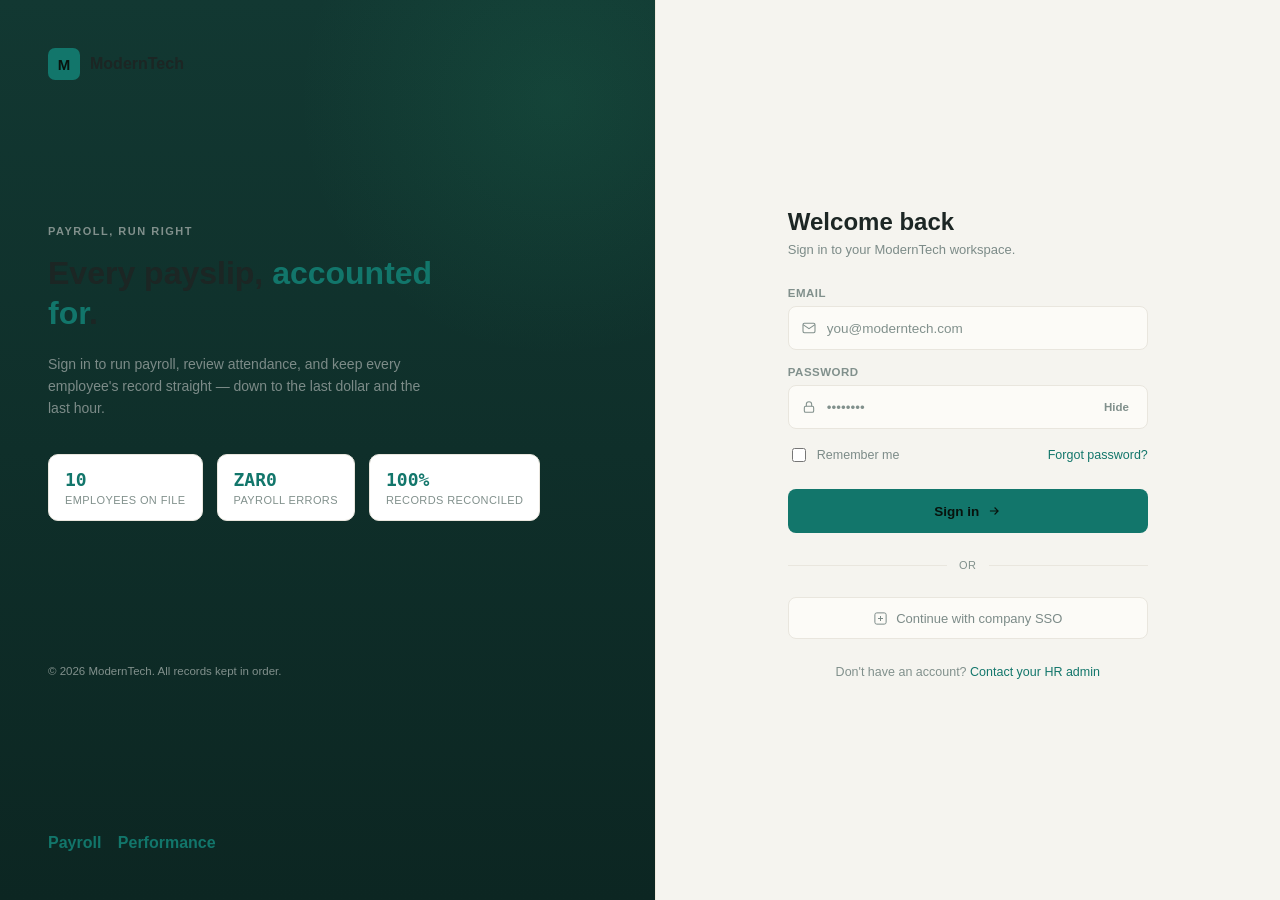
<file: index.html>
<!DOCTYPE html>
<html lang="en">
<head>
<meta charset="UTF-8" />
<meta name="viewport" content="width=device-width, initial-scale=1.0" />
<title>ModernTech — Sign in</title>
<style>
  :root {


  --primary: #12766B;
  --primary-dark: #0D2E2A;
  --primary-light: #E6F5F2;
  --accent: #EF7D5C;
  --accent-light: #FDE6DD;


  --success: #22A35D;
  --success-light: #DFF5E6;
  --danger: #D5493A;
  --danger-light: #FBE6E3;
  --warning: #E2942A;
  --warning-light: #FDECD2;


  --bg: #F5F4EF;
  --card: #FFFFFF;
  --text: #1C2624;
  --muted: #7C8B88;
  --border: #E9E6DE;


  --sidebar-bg: linear-gradient(180deg, #123832 0%, #0C2622 100%);
  --sidebar-text: rgba(255, 255, 255, 0.68);
  --sidebar-text-active: #FFFFFF;


  --shadow: 0 8px 24px rgba(18, 46, 42, 0.06);
  --shadow-hover: 0 16px 36px rgba(18, 46, 42, 0.1);
  --radius: 18px;


  --sidebar-width: 240px;
  --sidebar-collapsed-width: 78px;


  --font-display: "Fraunces", serif;
  --font-body: "Inter", sans-serif;

  /* compatibility aliases for existing styles */
  --sidebar: var(--sidebar-bg);
  --card-raised: #FCFBF7;
  --line: var(--border);
  --line-soft: #EFE9DD;
  --emerald: var(--primary);
  --emerald-dim: var(--primary-dark);
  --amber: var(--warning);
  --red: var(--danger);
  --text-soft: var(--muted);
  --text-faint: #81908C;
} 

  *{ box-sizing:border-box; }

  html, body{ height:100%; }

  body{
    margin:0;
    background: var(--bg);
    color: var(--text);
    font-family: 'Inter', sans-serif;
    -webkit-font-smoothing: antialiased;
  }

  .screen{
    display:grid;
    grid-template-columns: 1.05fr 1fr;
    min-height:100vh;
  }

  /* Left brand panel */
  .brand-panel{
    background: var(--sidebar);
    border-right: 1px solid var(--line-soft);
    padding: 48px;
    display:flex;
    flex-direction:column;
    justify-content:space-between;
    position:relative;
    overflow:hidden;
  }

  .brand-panel::before{
    content:'';
    position:absolute;
    width:520px; height:520px;
    border-radius:50%;
    background: radial-gradient(circle, rgba(47,191,131,0.10), transparent 70%);
    top:-160px; right:-160px;
  }

  .brand{
    display:flex;
    align-items:center;
    gap:10px;
    position:relative;
    z-index:1;
  }
  .brand-mark{
    width:32px; height:32px;
    border-radius:7px;
    background: var(--emerald);
    display:flex; align-items:center; justify-content:center;
    font-family:'Space Grotesk', sans-serif;
    font-weight:700;
    color:#08130D;
    font-size:15px;
  }
  .brand-name{
    font-family:'Space Grotesk', sans-serif;
    font-weight:600;
    font-size:16px;
  }

  .brand-statement{
    position:relative;
    z-index:1;
  }

  .brand-eyebrow{
    font-size:11px;
    text-transform:uppercase;
    letter-spacing:1.5px;
    color: var(--text-faint);
    font-weight:600;
    margin-bottom: 16px;
  }

  .brand-headline{
    font-family:'Space Grotesk', sans-serif;
    font-size:32px;
    font-weight:600;
    line-height:1.25;
    max-width: 420px;
    margin: 0 0 20px;
  }
  .brand-headline .accent{ color: var(--emerald); }

  .brand-copy{
    font-size:14px;
    color: var(--text-soft);
    max-width: 380px;
    line-height:1.6;
  }

  .stat-row{
    display:flex;
    gap: 14px;
    margin-top: 34px;
    position:relative;
    z-index:1;
    flex-wrap:wrap;
  }
  .stat-chip{
    background: var(--card);
    border: 1px solid var(--line);
    border-radius: 10px;
    padding: 14px 16px;
    min-width: 130px;
  }
  .stat-chip .k{
    font-family:'Space Mono', monospace;
    font-size:18px;
    font-weight:700;
    color: var(--emerald);
  }
  .stat-chip .l{
    font-size:11px;
    color: var(--text-faint);
    margin-top: 4px;
    text-transform:uppercase;
    letter-spacing:0.4px;
  }

  .brand-footer{
    font-size:11.5px;
    color: var(--text-faint);
    position:relative;
    z-index:1;
  }

  /* Right form panel */
  .form-panel{
    display:flex;
    align-items:center;
    justify-content:center;
    padding: 40px;
  }

  .form-card{ width:100%; max-width: 360px; }

  .form-title{
    font-family:'Space Grotesk', sans-serif;
    font-size:24px;
    font-weight:600;
    margin: 0 0 6px;
  }
  .form-sub{
    font-size:13px;
    color: var(--text-soft);
    margin: 0 0 30px;
  }

  .field{ margin-bottom: 16px; }
  .field label{
    display:block;
    font-size:11.5px;
    text-transform:uppercase;
    letter-spacing:0.5px;
    color: var(--text-faint);
    font-weight:600;
    margin-bottom: 7px;
  }
  .input-wrap{
    display:flex;
    align-items:center;
    background: var(--card-raised);
    border:1px solid var(--line);
    border-radius:8px;
    height:44px;
    padding: 0 12px;
    gap:8px;
    transition: border-color 0.15s ease;
  }
  .input-wrap:focus-within{
    border-color: var(--emerald-dim);
  }
  .input-wrap svg{ width:16px; height:16px; color: var(--text-faint); flex-shrink:0; }
  .input-wrap input{
    border:none; outline:none; background:transparent;
    width:100%;
    color: var(--text);
    font-family:'Inter', sans-serif;
    font-size:13.5px;
  }
  .input-wrap input::placeholder{ color: var(--text-faint); }
  .toggle-pw{
    background:none; border:none; cursor:pointer;
    color: var(--text-faint);
    font-size:11.5px;
    font-weight:600;
    font-family:'Inter', sans-serif;
  }
  .toggle-pw:hover{ color: var(--text-soft); }

  .row-between{
    display:flex;
    align-items:center;
    justify-content:space-between;
    margin: 4px 0 24px;
  }
  .remember{
    display:flex;
    align-items:center;
    gap:8px;
    font-size:12.5px;
    color: var(--text-soft);
  }
  .remember input{
    width:14px; height:14px;
    accent-color: var(--emerald);
  }
  .forgot-link{
    font-size:12.5px;
    color: var(--emerald);
    text-decoration:none;
    font-weight:500;
  }
  .forgot-link:hover{ text-decoration:underline; }

  .signin-btn{
    width:100%;
    height:44px;
    background: var(--emerald);
    color:#08130D;
    border:none;
    border-radius:8px;
    font-size:13.5px;
    font-weight:700;
    cursor:pointer;
    font-family:'Inter', sans-serif;
    display:flex; align-items:center; justify-content:center; gap:8px;
    transition: background 0.15s ease;
  }
  .signin-btn:hover{ background:#28A876; }

  .demo-note{
    background: rgba(47,191,131,0.08);
    border: 1px solid var(--emerald-dim);
    border-radius: 8px;
    padding: 12px 14px;
    margin-bottom: 20px;
  }
  .demo-note-title{
    font-size:12.5px;
    font-weight:700;
    color: var(--emerald);
    margin-bottom: 4px;
  }
  .demo-note-copy{
    font-size:12px;
    color: var(--text-soft);
    line-height:1.5;
  }
  .demo-note-copy b{ color: var(--text); }

  .error-msg{
    display:none;
    background: rgba(226,96,79,0.1);
    border: 1px solid rgba(226,96,79,0.3);
    color: var(--red);
    font-size:12.5px;
    padding: 10px 12px;
    border-radius: 7px;
    margin-bottom: 16px;
  }
  .error-msg.show{ display:block; }

  .divider-row{
    display:flex;
    align-items:center;
    gap:12px;
    margin: 26px 0;
  }
  .divider-row .line{ flex:1; height:1px; background: var(--line); }
  .divider-row span{ font-size:11px; color: var(--text-faint); text-transform:uppercase; letter-spacing:0.5px; }

  .sso-btn{
    width:100%;
    height:42px;
    background: var(--card-raised);
    border: 1px solid var(--line);
    color: var(--text-soft);
    border-radius:8px;
    font-size:13px;
    font-weight:500;
    cursor:pointer;
    font-family:'Inter', sans-serif;
    margin-bottom: 10px;
    display:flex; align-items:center; justify-content:center; gap:8px;
  }
  .sso-btn:hover{ background: var(--card); color: var(--text); }

  .signup-line{
    text-align:center;
    font-size:12.5px;
    color: var(--text-faint);
    margin-top: 26px;
  }
  .signup-line a{ color: var(--emerald); text-decoration:none; font-weight:500; }
  .signup-line a:hover{ text-decoration:underline; }

  @media (max-width: 860px){
    .screen{ grid-template-columns: 1fr; }
    .brand-panel{ display:none; }
    .form-panel{ padding: 24px; }
  }
</style>
</head>
<body>
<div class="screen">

  <div class="brand-panel">
    <div class="brand">
      <div class="brand-mark">M</div>
      <div class="brand-name">ModernTech</div>
    </div>

    <div class="brand-statement">
      <div class="brand-eyebrow">Payroll, run right</div>
      <h1 class="brand-headline">Every payslip, <span class="accent">accounted for</span>.</h1>
      <p class="brand-copy">Sign in to run payroll, review attendance, and keep every employee's record straight — down to the last dollar and the last hour.</p>

      <div class="stat-row">
        <div class="stat-chip">
          <div class="k">10</div>
          <div class="l">Employees on file</div>
        </div>
        <div class="stat-chip">
          <div class="k">ZAR0</div>
          <div class="l">Payroll errors</div>
        </div>
        <div class="stat-chip">
          <div class="k">100%</div>
          <div class="l">Records reconciled</div>
        </div>
      </div>
    </div>

    <div class="brand-footer">&copy; 2026 ModernTech. All records kept in order.</div>
    <div style="margin-top:12px;">
      <a href="Payroll.html" style="color:var(--emerald); margin-right:12px; text-decoration:none; font-weight:600;">Payroll</a>
      <a href="Performance.html" style="color:var(--emerald); text-decoration:none; font-weight:600;">Performance</a>
    </div>
  </div>

  <div class="form-panel">
    <div class="form-card">
      <h2 class="form-title">Welcome back</h2>
      <p class="form-sub">Sign in to your ModernTech workspace.</p>

      <div class="error-msg" id="errorMsg">Enter both an email and a password to continue.</div>

      <form id="loginForm">
        <div class="field">
          <label for="email">Email</label>
          <div class="input-wrap">
            <svg viewBox="0 0 24 24" fill="none" stroke="currentColor" stroke-width="1.6"><rect x="3" y="5" width="18" height="14" rx="2"/><path d="M3 7l9 6 9-6"/></svg>
            <input type="email" id="email" placeholder="you@moderntech.com" autocomplete="username" value="" />
          </div>
        </div>

        <div class="field">
          <label for="password">Password</label>
          <div class="input-wrap">
            <svg viewBox="0 0 24 24" fill="none" stroke="currentColor" stroke-width="1.6"><rect x="5" y="11" width="14" height="9" rx="2"/><path d="M8 11V8a4 4 0 018 0v3"/></svg>
            <input type="text" id="password" placeholder="&bull;&bull;&bull;&bull;&bull;&bull;&bull;&bull;" autocomplete="current-password" value="" />
            <button type="button" class="toggle-pw" id="togglePw">Hide</button>
          </div>
        </div>

        <div class="row-between">
          <label class="remember">
            <input type="checkbox" id="remember" />
            Remember me
          </label>
          <a href="#" class="forgot-link" id="forgotLink">Forgot password?</a>
        </div>

        <button type="submit" class="signin-btn">
          Sign in
          <svg width="14" height="14" viewBox="0 0 24 24" fill="none" stroke="currentColor" stroke-width="2"><path d="M5 12h14M13 6l6 6-6 6"/></svg>
        </button>
      </form>

      <div class="divider-row"><div class="line"></div><span>or</span><div class="line"></div></div>

      <button type="button" class="sso-btn">
        <svg width="15" height="15" viewBox="0 0 24 24" fill="none" stroke="currentColor" stroke-width="1.6"><rect x="3" y="3" width="18" height="18" rx="3"/><path d="M8 12h8M12 8v8"/></svg>
        Continue with company SSO
      </button>

      <p class="signup-line">Don't have an account? <a href="#">Contact your HR admin</a></p>
    </div>
  </div>

</div>

<script>
  var form = document.getElementById('loginForm');
  var errorMsg = document.getElementById('errorMsg');
  var togglePw = document.getElementById('togglePw');
  var pwInput = document.getElementById('password');

  togglePw.addEventListener('click', function() {
    if (pwInput.type === 'password') {
      pwInput.type = 'text';
      togglePw.textContent = 'Hide';
    } else {
      pwInput.type = 'password';
      togglePw.textContent = 'Show';
    }
  });

  form.addEventListener('submit', async function(e) {
    e.preventDefault();

    var email = document.getElementById('email').value.trim();
    var password = pwInput.value.trim();

    if (!email || !password) {
      errorMsg.textContent = 'Enter both an email and a password to continue.';
      errorMsg.classList.add('show');
      return;
    }

    errorMsg.classList.remove('show');

    try {
      const response = await fetch('https://moderntech-backend-1.onrender.com/api/auth/login', {
        method: 'POST',
        headers: {
          'Content-Type': 'application/json'
        },
        body: JSON.stringify({
          email: email,
          password: password
        })
      });

      const data = await response.json();

      if (!response.ok) {
        errorMsg.textContent = data.message || 'Invalid email or password.';
        errorMsg.classList.add('show');
        return;
      }

      sessionStorage.setItem('isAuthenticated', 'true');
      sessionStorage.setItem('token', data.token);
      sessionStorage.setItem('user', JSON.stringify(data.user));

      window.location.href = 'dashboard.html';

    } catch (error) {
      console.error('Login error:', error);

      errorMsg.textContent =
        'Unable to connect to the server. Please make sure the backend is running.';
      errorMsg.classList.add('show');
    }
  });

  document.getElementById('forgotLink').addEventListener('click', function(e) {
    e.preventDefault();
    alert('This is a front-end demo — password reset is not wired up yet.');
  });
</script>
</body>
</html>
</file>
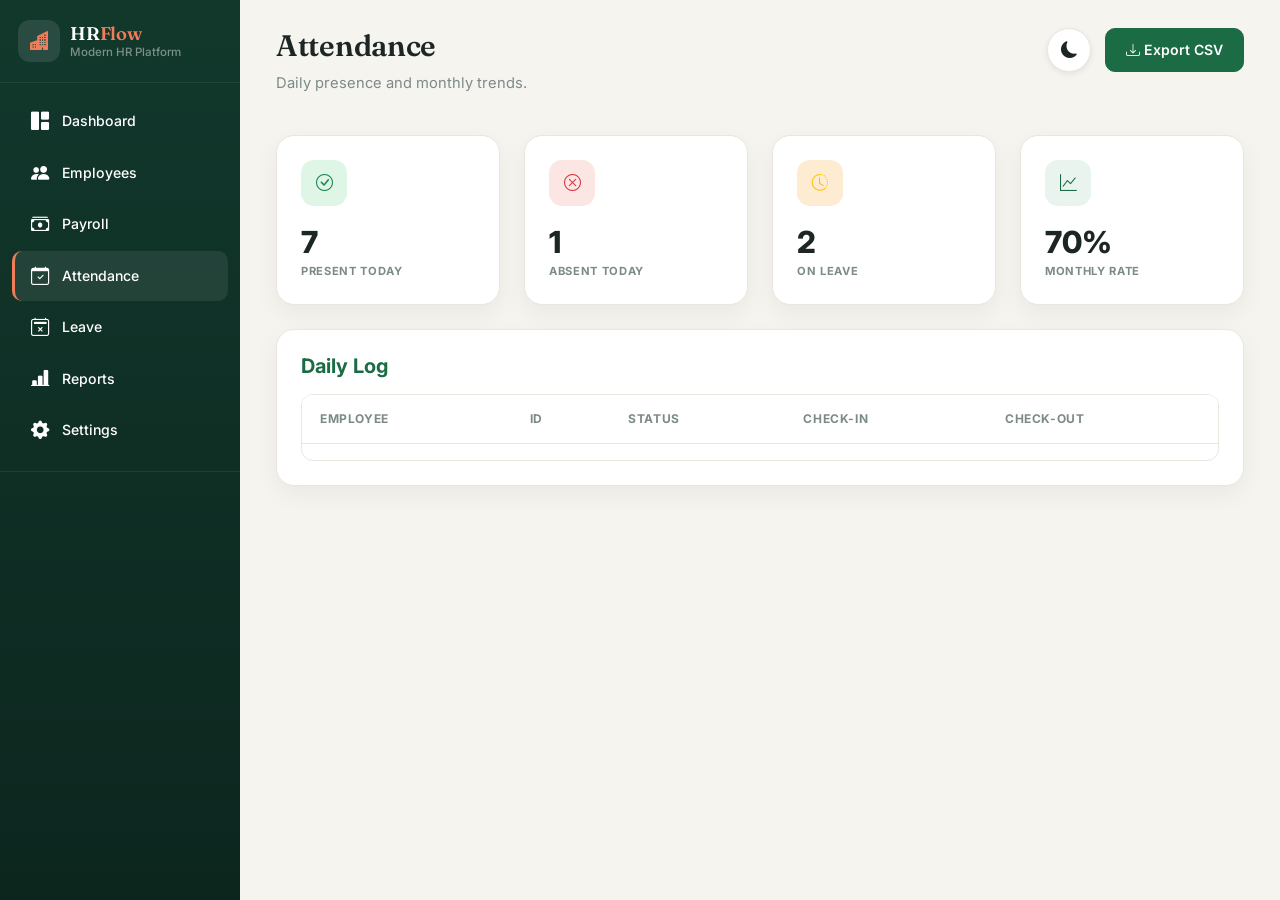
<file: Attendance.html>
<!doctype html>
<html lang="en">
  <head>
    <meta charset="UTF-8" />
    <meta name="viewport" content="width=device-width, initial-scale=1.0" />
    <title>HRflow | Attendance</title>
    <link
      href="https://cdn.jsdelivr.net/npm/bootstrap@5.3.7/dist/css/bootstrap.min.css"
      rel="stylesheet"
    />
    <link
      href="https://cdn.jsdelivr.net/npm/bootstrap-icons@1.13.1/font/bootstrap-icons.min.css"
      rel="stylesheet"
    />
    <link rel="stylesheet" href="style.css" />
  </head>
  <body>
    <script>
      if (localStorage.getItem("darkMode") === "true") {
        document.body.classList.add("dark-mode");
      }
    </script>
    <div id="wrapper">
      
      <aside id="sidebar">
        <div class="sidebar-header">
          <div class="sidebar-logo-box">
            <i class="bi bi-buildings-fill"></i>
          </div>
          <div class="sidebar-brand-text">
            <span class="brand-name">HR<span>Flow</span></span>
            <span class="brand-sub">Modern HR Platform</span>
          </div>
        </div>
        <ul class="sidebar-menu">
          <li class="sidebar-item">
            <a class="sidebar-link" href="dashboard.html"
              ><i class="bi bi-grid-1x2-fill"></i><span>Dashboard</span></a
            >
          </li>
          <li class="sidebar-item">
            <a class="sidebar-link" href="employees.html"
              ><i class="bi bi-people-fill"></i><span>Employees</span></a
            >
          </li>
          <li class="sidebar-item">
            <a class="sidebar-link" href="payroll.html"
              ><i class="bi bi-cash-stack"></i><span>Payroll</span></a
            >
            <li class="sidebar-item">
            <a class="sidebar-link active" href="attendance.html"
              ><i class="bi bi-calendar-check"></i><span>Attendance</span></a
            >
          </li>
          <li class="sidebar-item">
            <a class="sidebar-link" href="leave.html"
              ><i class="bi bi-calendar2-x"></i><span>Leave</span></a
            >
          </li>
            <li class="sidebar-item">
            <a class="sidebar-link" href="reports.html"
              ><i class="bi bi-bar-chart-line-fill"></i><span>Reports</span></a
            >
          </li>
          </li>
          <li class="sidebar-item">
            <a class="sidebar-link" href="settings.html"
              ><i class="bi bi-gear-fill"></i><span>Settings</span></a
            >
          </li>
        </ul>
        <div class="sidebar-footer"></div>
      </aside>

      <main id="page-content-wrapper">
       
        <div class="content-topbar">
          <div class="page-titles">
            <button
              class="btn btn-sm btn-custom-outline mobile-menu-btn mb-2"
              id="mobile-toggle"
            >
              <i class="bi bi-list"></i>
            </button>
            <h1>Attendance</h1>
            <p>Daily presence and monthly trends.</p>
          </div>
          <div class="topbar-tools">
            <button class="theme-toggle-btn" id="themeToggleBtn" type="button" title="Toggle dark mode">
              <i class="bi bi-moon-fill"></i>
            </button>
            <button class="btn btn-custom btn-custom-primary" id="exportBtn">
              <i class="bi bi-download"></i> Export CSV
            </button>
          </div>
        </div>

        <div class="main-container">
         
          <div class="row g-4 mb-4">
            <div class="col-md-3">
              <div class="card card-custom stat-card">
                <div class="card-body">
                  <div class="stat-top">
                    <div class="icon-shape bg-soft-success">
                      <i class="bi bi-check-circle text-success"></i>
                    </div>
                  </div>
                  <h2>7</h2>
                  <small>Present Today</small>
                </div>
              </div>
            </div>
            <div class="col-md-3">
              <div class="card card-custom stat-card">
                <div class="card-body">
                  <div class="stat-top">
                    <div class="icon-shape bg-soft-danger">
                      <i class="bi bi-x-circle text-danger"></i>
                    </div>
                  </div>
                  <h2>1</h2>
                  <small>Absent Today</small>
                </div>
              </div>
            </div>
            <div class="col-md-3">
              <div class="card card-custom stat-card">
                <div class="card-body">
                  <div class="stat-top">
                    <div class="icon-shape bg-soft-warning">
                      <i class="bi bi-clock-history text-warning"></i>
                    </div>
                  </div>
                  <h2>2</h2>
                  <small>On Leave</small>
                </div>
              </div>
            </div>
            <div class="col-md-3">
              <div class="card card-custom stat-card">
                <div class="card-body">
                  <div class="stat-top">
                    <div class="icon-shape bg-soft-primary">
                      <i class="bi bi-graph-up text-primary"></i>
                    </div>
                  </div>
                  <h2>70%</h2>
                  <small>Monthly Rate</small>
                </div>
              </div>
            </div>
          </div>

          <div class="card card-custom">
            <div class="card-body">
              <h5 class="fw-bold mb-3 text-primary">Daily Log</h5>
              <div class="table-responsive">
                <table class="table custom-table-styles align-middle">
                  <thead>
                    <tr>
                      <th>Employee</th>
                      <th>ID</th>
                      <th>Status</th>
                      <th>Check-in</th>
                      <th>Check-out</th>
                    </tr>
                  </thead>
                  <tbody id="attendanceTable">
                    
                  </tbody>
                </table>
              </div>
            </div>
          </div>
        </div>
      </main>
    </div>

    <script src="https://cdn.jsdelivr.net/npm/bootstrap@5.3.7/dist/js/bootstrap.bundle.min.js"></script>
    <script src="data.js"></script>
    <script>
      const themeToggleBtn = document.getElementById('themeToggleBtn');
      function applyTheme(isDark) {
        document.body.classList.toggle('dark-mode', isDark);
        localStorage.setItem('darkMode', isDark ? 'true' : 'false');
        if (themeToggleBtn) {
          themeToggleBtn.innerHTML = isDark ? '<i class="bi bi-sun-fill"></i>' : '<i class="bi bi-moon-fill"></i>';
        }
      }
      applyTheme(localStorage.getItem('darkMode') === 'true');
      themeToggleBtn?.addEventListener('click', () => applyTheme(!document.body.classList.contains('dark-mode')));

      document
        .getElementById("mobile-toggle")
        ?.addEventListener("click", () => {
          document.getElementById("wrapper").classList.toggle("toggled");
        });

      (function renderAttendance() {
        const table = document.getElementById("attendanceTable");
        if (!table || !window.dummyData || !window.dummyData.attendance) return;
        window.dummyData.attendance.forEach((a) => {
          const tr = document.createElement("tr");
          tr.innerHTML =
            "<td>" +
            a.name +
            "</td><td>" +
            a.id +
            "</td><td>" +
            a.status +
            "</td><td>" +
            a.checkin +
            "</td><td>" +
            a.checkout +
            "</td>";
          table.appendChild(tr);
        });
      })();
    </script>
  </body>
</html>
</file>
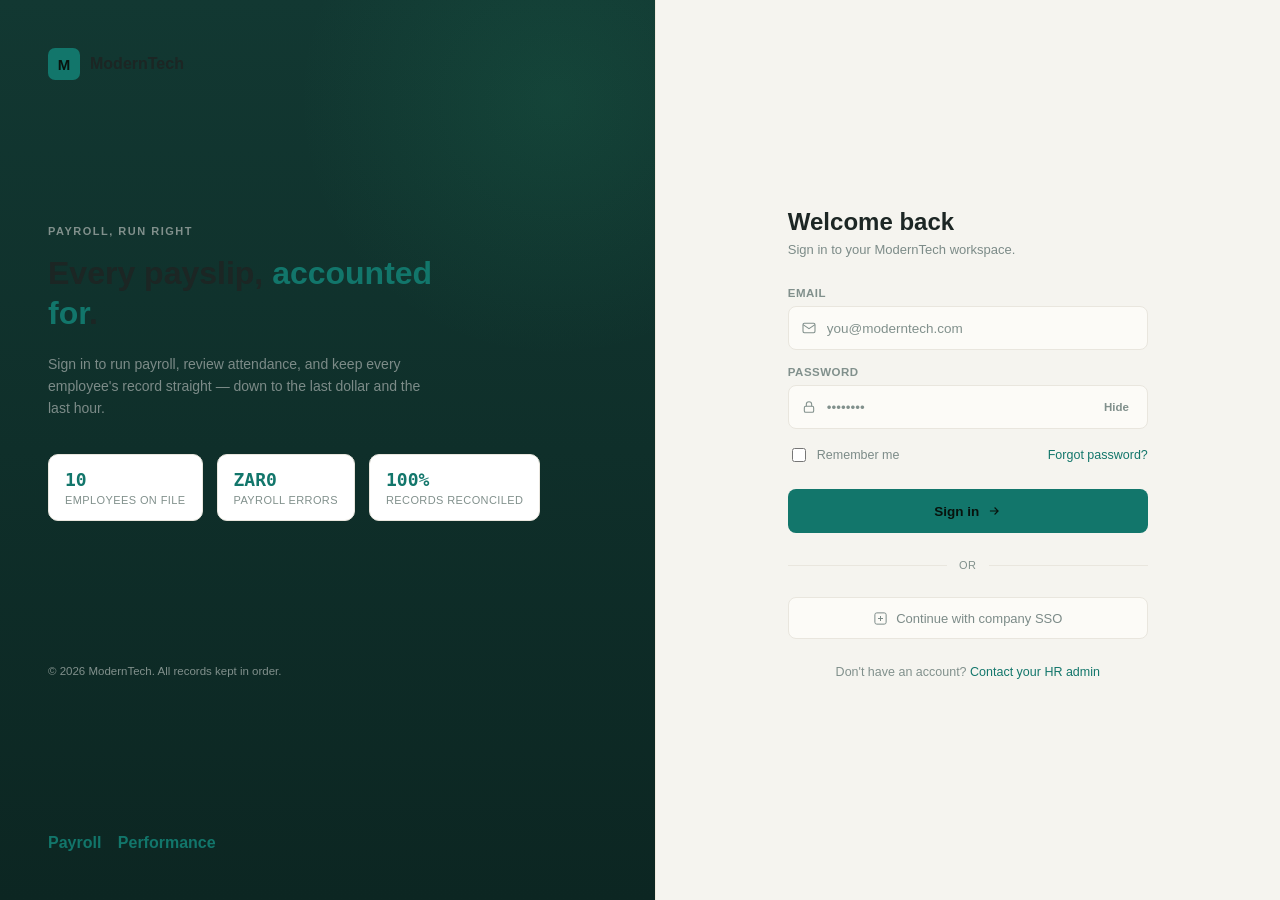
<file: employees.html>
<!doctype html>
<html lang="en">
  <head>
    <meta charset="UTF-8" />
    <meta name="viewport" content="width=device-width, initial-scale=1.0" />
    <title>HRflow | Employees</title>
    <link
      href="https://cdn.jsdelivr.net/npm/bootstrap@5.3.3/dist/css/bootstrap.min.css"
      rel="stylesheet"
    />
    <link
      href="https://cdn.jsdelivr.net/npm/bootstrap-icons@1.13.1/font/bootstrap-icons.min.css"
      rel="stylesheet"
    />
    <link rel="stylesheet" href="style.css" />
  </head>
  <body>
    <script>
      if (localStorage.getItem("darkMode") === "true") {
        document.body.classList.add("dark-mode");
      }
    </script>
    <div id="wrapper">
      <aside id="sidebar">
        <div class="sidebar-header">
          <div class="sidebar-logo-box">
            <i class="bi bi-buildings-fill"></i>
          </div>
          <div class="sidebar-brand-text">
            <span class="brand-name">HR<span>Flow</span></span>
            <span class="brand-sub">Modern HR Platform</span>
          </div>
        </div>
        <ul class="sidebar-menu">
          <li class="sidebar-item">
            <a class="sidebar-link" href="dashboard.html">
              <i class="bi bi-grid-1x2-fill"></i><span>Dashboard</span>
            </a>
          </li>
          <li class="sidebar-item">
            <a class="sidebar-link active" href="employees.html">
              <i class="bi bi-people-fill"></i><span>Employees</span>
            </a>
          </li>
          <li class="sidebar-item">
            <a class="sidebar-link" href="payroll.html">
              <i class="bi bi-cash-stack"></i><span>Payroll</span>
            </a>
          </li>
          <li class="sidebar-item">
            <a class="sidebar-link" href="performance.html">
              <i class="bi bi-graph-up-arrow"></i>
              <span>Performance</span>
            </a>
          </li>
          <li class="sidebar-item">
          </li>
          <li class="sidebar-item">
            <a class="sidebar-link" href="leave.html">
              <i class="bi bi-calendar2-x"></i><span>Leave</span>
            </a>
          </li>
          <li class="sidebar-item">
            <a class="sidebar-link" href="reports.html">
              <i class="bi bi-bar-chart-line-fill"></i><span>Reports</span>
            </a>
          </li>
          <li class="sidebar-item">
            <a class="sidebar-link" href="settings.html">
              <i class="bi bi-gear-fill"></i><span>Settings</span>
            </a>
          </li>
        </ul>
        <div class="sidebar-footer"></div>
      </aside>

      <main id="page-content-wrapper">
        <div class="content-topbar">
          <div class="page-titles">
            <button
              class="btn btn-sm btn-custom-outline mobile-menu-btn mb-2"
              id="mobile-toggle"
            >
              <i class="bi bi-list"></i>
            </button>
            <h1>Employees</h1>
            <p>Manage and view team directory configurations.</p>
          </div>
          <div class="topbar-tools">
            <button class="theme-toggle-btn" id="themeToggleBtn" type="button" title="Toggle dark mode">
              <i class="bi bi-moon-fill"></i>
            </button>
            <button class="btn btn-success me-2" data-bs-toggle="modal" data-bs-target="#addEmployeeModal">
              <i class="bi bi-person-plus-fill"></i> Add Employee
            </button>
            <button class="btn btn-custom btn-custom-primary" id="exportBtn">
              <i class="bi bi-download"></i> Export CSV
            </button>
            <div class="topbar-datetime" id="topbarDatetime">
              <div class="t-date">--</div>
              <div class="t-time">--</div>
            </div>
          </div>
        </div>

        <div class="main-container">
          <div id="statusBanner" class="alert d-none mb-3" role="alert"></div>

          <div class="card card-custom">
            <div class="card-body">
              <h5 class="fw-bold mb-3 text-primary">Master Directory</h5>
              <div class="table-responsive">
                <table class="table custom-table-styles align-middle">
                  <thead>
                    <tr>
                      <th>Employee Name</th>
                      <th>ID</th>
                      <th>Department</th>
                      <th>Role Profile</th>
                      <th>Email Address</th>
                      <th class="text-end">Actions</th>
                    </tr>
                  </thead>
                  <tbody id="EmployeesTable">
                    <tr><td colspan="6" class="text-center text-muted">Loading employees...</td></tr>
                  </tbody>
                </table>
              </div>
            </div>
          </div>
        </div>
      </main>
    </div>

    <div class="modal fade" id="addEmployeeModal" tabindex="-1" aria-labelledby="addEmployeeModalLabel" aria-hidden="true">
      <div class="modal-dialog">
        <div class="modal-content text-dark">
          <div class="modal-header">
            <h5 class="modal-title fw-bold" id="addEmployeeModalLabel">Onboard New Employee</h5>
            <button type="button" class="btn-close" data-bs-dismiss="modal" aria-label="Close"></button>
          </div>
          <div class="modal-body">
            <div id="modalError" class="alert alert-danger d-none"></div>
            <form id="addEmployeeForm">
              <div class="mb-3">
                <label for="empFirstName" class="form-label">First Name</label>
                <input type="text" class="form-control" id="empFirstName" required placeholder="e.g. Sarah">
              </div>
              <div class="mb-3">
                <label for="empLastName" class="form-label">Last Name</label>
                <input type="text" class="form-control" id="empLastName" required placeholder="e.g. Jenkins">
              </div>
              <div class="mb-3">
                <label for="empDept" class="form-label">Department</label>
                <select class="form-select" id="empDept" required>
                  <option value="">Loading departments...</option>
                </select>
              </div>
              <div class="mb-3">
                <label for="empRole" class="form-label">Job Title / Role</label>
                <input type="text" class="form-control" id="empRole" required placeholder="e.g. Senior Strategist">
              </div>
              <div class="mb-3">
                <label for="empSalary" class="form-label">Salary</label>
                <input type="number" class="form-control" id="empSalary" placeholder="e.g. 450000" value="0">
              </div>
              <div class="mb-3">
                <label for="empEmail" class="form-label">Email Address</label>
                <input type="email" class="form-control" id="empEmail" required placeholder="e.g. sarah.j@company.com">
              </div>
              <button type="submit" class="btn btn-primary w-100" id="saveEmpBtn">Register Employee</button>
            </form>
          </div>
        </div>
      </div>
    </div>

    <script src="https://cdn.jsdelivr.net/npm/bootstrap@5.3.3/dist/js/bootstrap.bundle.min.js"></script>
    <script>
      const API_BASE = "https://moderntech-backend-1.onrender.com/api/employees";
      let employeesCache = [];
      let departmentsCache = [];

      // --- AUTH CHECK ---
      const token = sessionStorage.getItem("token");
      if (!token) {
        window.location.href = "index.html";
      }

      function authHeaders() {
        return {
          "Content-Type": "application/json",
          Authorization: "Bearer " + token,
        };
      }

      const statusBanner = document.getElementById("statusBanner");
      function showBanner(message, type) {
        statusBanner.textContent = message;
        statusBanner.className = "alert alert-" + type + " mb-3";
      }

      async function apiFetch(path, options = {}) {
        const res = await fetch(API_BASE + path, {
          ...options,
          headers: { ...authHeaders(), ...(options.headers || {}) },
        });
        if (res.status === 401 || res.status === 403) {
          sessionStorage.removeItem("token");
          window.location.href = "index.html";
          throw new Error("Session expired");
        }
        const data = await res.json().catch(() => ({}));
        if (!res.ok) {
          throw new Error(data.error || data.message || "Request failed (" + res.status + ")");
        }
        return data;
      }

      // Theme context operations
      const themeToggleBtn = document.getElementById('themeToggleBtn');
      function applyTheme(isDark) {
        document.body.classList.toggle('dark-mode', isDark);
        localStorage.setItem('darkMode', isDark ? 'true' : 'false');
        if (themeToggleBtn) {
          themeToggleBtn.innerHTML = isDark ? '<i class="bi bi-sun-fill"></i>' : '<i class="bi bi-moon-fill"></i>';
        }
      }
      applyTheme(localStorage.getItem('darkMode') === 'true');
      themeToggleBtn?.addEventListener('click', () => applyTheme(!document.body.classList.contains('dark-mode')));

      // Responsive Navigation Toggle
      document
        .getElementById("mobile-toggle")
        ?.addEventListener("click", () => {
          document.getElementById("wrapper").classList.toggle("toggled");
        });

      // Topbar DateTime Sync Loop
      function updateClock() {
        const now = new Date();
        document.querySelector(".t-date").textContent = now.toLocaleDateString(
          undefined,
          { weekday: "long", month: "short", day: "numeric" },
        );
        document.querySelector(".t-time").textContent = now.toLocaleTimeString(
          undefined,
          { hour: "2-digit", minute: "2-digit" },
        );
      }
      updateClock();
      setInterval(updateClock, 1000);

      // --- LOAD REAL EMPLOYEES FROM BACKEND ---
      async function loadEmployees() {
        try {
          employeesCache = await apiFetch("/");
          renderEmployees();
        } catch (err) {
          showBanner("Failed to load employees: " + err.message, "danger");
          document.getElementById("EmployeesTable").innerHTML =
            '<tr><td colspan="6" class="text-center text-danger">Could not load employees.</td></tr>';
        }
      }

      // --- LOAD REAL DEPARTMENTS FOR THE DROPDOWN ---
      async function loadDepartments() {
        const select = document.getElementById("empDept");
        try {
          departmentsCache = await apiFetch("/departments");
          select.innerHTML = '<option value="">Select a department</option>';
          departmentsCache.forEach((dept) => {
            const opt = new Option(dept.department_name, dept.department_id);
            select.add(opt);
          });
        } catch (err) {
          select.innerHTML = '<option value="">Failed to load departments</option>';
        }
      }

      // Core UI Generation Engine
      function renderEmployees() {
        const table = document.getElementById("EmployeesTable");
        if (!table) return;

        table.innerHTML = "";

        if (employeesCache.length === 0) {
          table.innerHTML = '<tr><td colspan="6" class="text-center text-muted">No employees found.</td></tr>';
          return;
        }

        employeesCache.forEach((emp) => {
          const tr = document.createElement("tr");
          tr.innerHTML = `
            <td><strong>${emp.first_name} ${emp.last_name}</strong></td>
            <td>${emp.employees_id}</td>
            <td>${emp.department_name || '--'}</td>
            <td>${emp.position || '--'}</td>
            <td>${emp.contact || '--'}</td>
            <td class="text-end">
              <button class="btn btn-sm btn-outline-danger" onclick="deleteEmployee(${emp.employees_id})" title="Offboard Employee">
                <i class="bi bi-trash-fill"></i>
              </button>
            </td>
          `;
          table.appendChild(tr);
        });
      }

      // --- ADD EMPLOYEE: REAL POST TO BACKEND ---
      const modalError = document.getElementById("modalError");
      const saveBtn = document.getElementById("saveEmpBtn");

      document.getElementById("addEmployeeForm")?.addEventListener("submit", async function(e) {
        e.preventDefault();
        modalError.classList.add("d-none");

        const payload = {
          first_name: document.getElementById("empFirstName").value.trim(),
          last_name: document.getElementById("empLastName").value.trim(),
          position: document.getElementById("empRole").value.trim(),
          department_id: document.getElementById("empDept").value,
          salary: parseFloat(document.getElementById("empSalary").value) || 0,
          employment_history: `Joined in ${new Date().getFullYear()}`,
          contact: document.getElementById("empEmail").value.trim()
        };

        saveBtn.disabled = true;
        saveBtn.textContent = "Saving...";

        try {
          await apiFetch("/", {
            method: "POST",
            body: JSON.stringify(payload)
          });

          await loadEmployees();

          this.reset();
          const modalElement = document.getElementById('addEmployeeModal');
          const modalInstance = bootstrap.Modal.getInstance(modalElement);
          modalInstance.hide();
          showBanner("Employee added successfully.", "success");
        } catch (err) {
          modalError.textContent = err.message;
          modalError.classList.remove("d-none");
        } finally {
          saveBtn.disabled = false;
          saveBtn.textContent = "Register Employee";
        }
      });

      // --- DELETE EMPLOYEE: REAL DELETE TO BACKEND ---
      window.deleteEmployee = async function(employeeId) {
        if (!confirm("Are you certain you want to delete this employee profile from the master roster?")) {
          return;
        }
        try {
          await apiFetch(`/${employeeId}`, { method: "DELETE" });
          await loadEmployees();
          showBanner("Employee deleted.", "success");
        } catch (err) {
          showBanner("Failed to delete employee: " + err.message, "danger");
        }
      };

      // Lifecycle load initialization
      document.addEventListener("DOMContentLoaded", () => {
        loadEmployees();
        loadDepartments();
      });
    </script>
  </body>
</html>
</file>
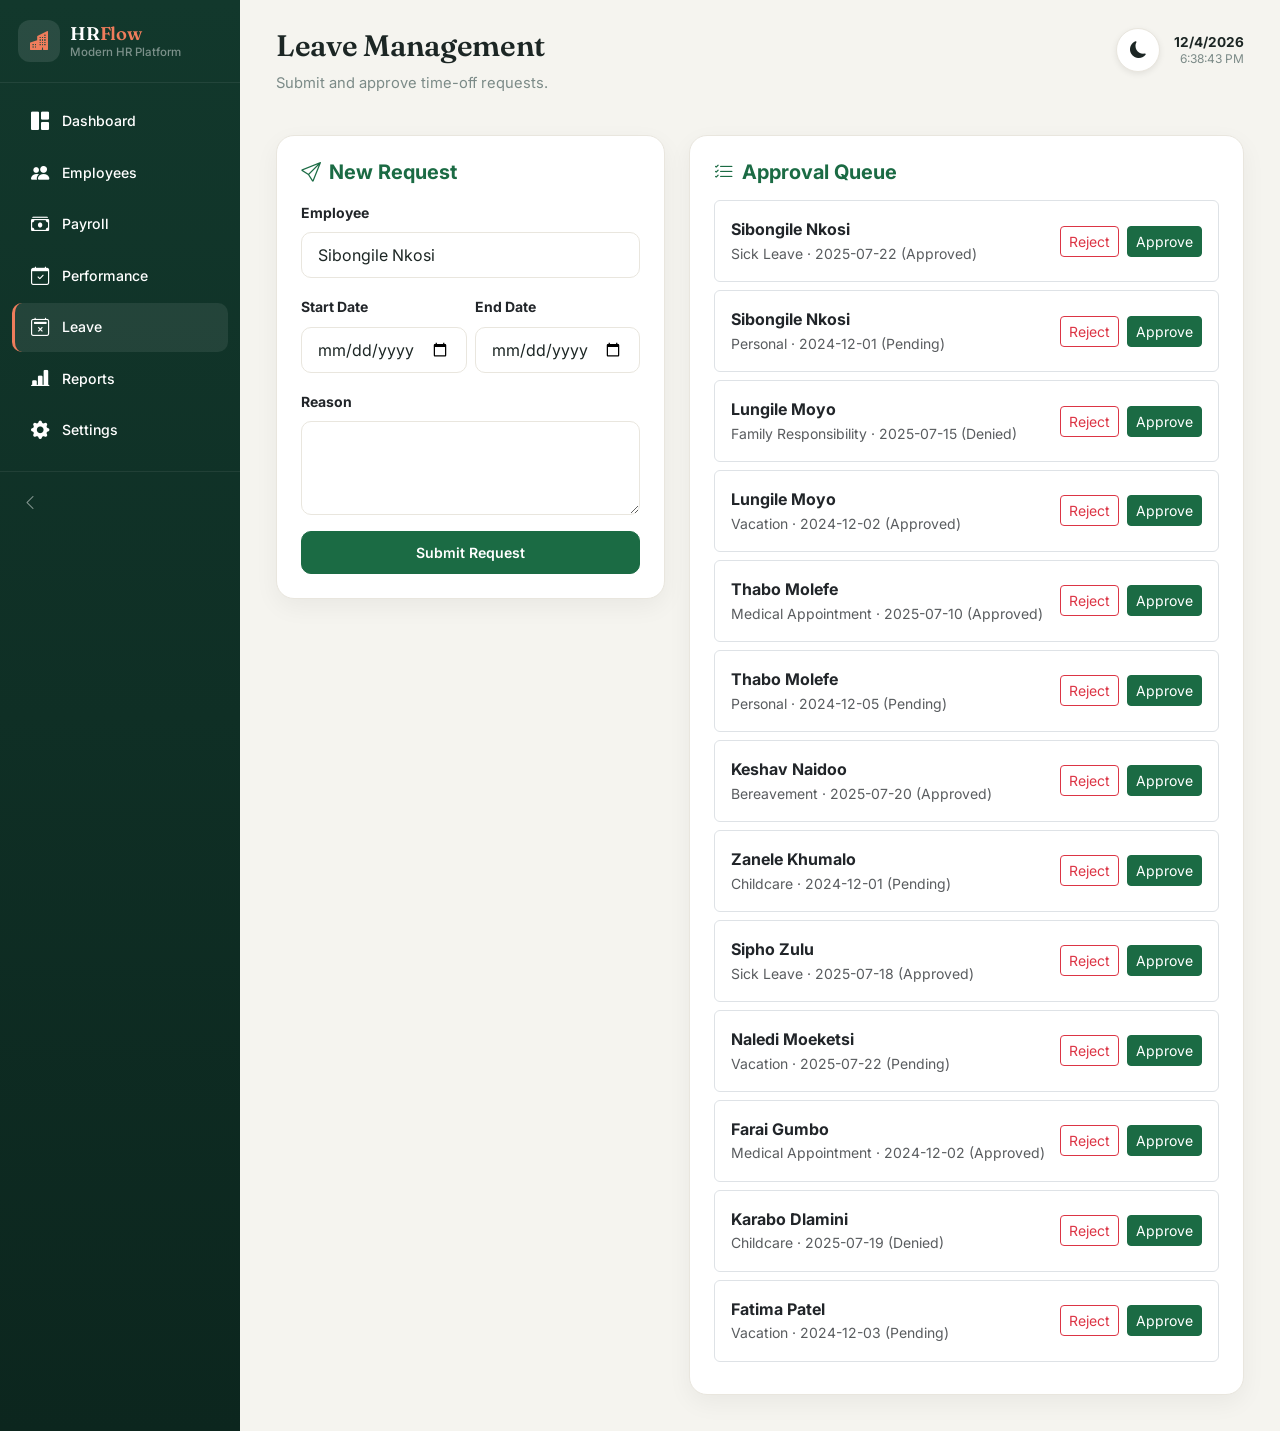
<file: Leave.html>
<!doctype html>
<html lang="en">
  <head>
    <meta charset="UTF-8" />
    <meta name="viewport" content="width=device-width, initial-scale=1.0" />
    <title>HR Flow | Leave Management</title>
    <link
      href="https://cdn.jsdelivr.net/npm/bootstrap@5.3.7/dist/css/bootstrap.min.css"
      rel="stylesheet"
    />
    <link
      href="https://cdn.jsdelivr.net/npm/bootstrap-icons@1.13.1/font/bootstrap-icons.min.css"
      rel="stylesheet"
    />
    <link rel="stylesheet" href="style.css" />
  </head>
  <body>
    <script>
      if (localStorage.getItem("darkMode") === "true") {
        document.body.classList.add("dark-mode");
      }
    </script>
    <div id="wrapper">
      <aside id="sidebar">
        <div class="sidebar-header">
          <div class="sidebar-logo-box">
            <i class="bi bi-buildings-fill"></i>
          </div>
          <div class="sidebar-brand-text">
            <span class="brand-name">HR<span>Flow</span></span>
            <span class="brand-sub">Modern HR Platform</span>
          </div>
        </div>
        <ul class="sidebar-menu">
          <li class="sidebar-item">
            <a class="sidebar-link" href="dashboard.html"
              ><i class="bi bi-grid-1x2-fill"></i><span>Dashboard</span></a
            >
          </li>
          <li class="sidebar-item">
            <a class="sidebar-link" href="employees.html"
              ><i class="bi bi-people-fill"></i><span>Employees</span></a
            >
          </li>
          <li class="sidebar-item">
            <a class="sidebar-link" href="payroll.html"
              ><i class="bi bi-cash-stack"></i><span>Payroll</span></a
            >
          </li>
          <li class="sidebar-item">
            <a class="sidebar-link" href="Performance.html"
              ><i class="bi bi-calendar-check"></i><span>Performance</span></a
            >
          </li>
          <li class="sidebar-item">
            <a class="sidebar-link active" href="leave.html"
              ><i class="bi bi-calendar2-x"></i><span>Leave</span></a
            >
          </li>
          <li class="sidebar-item">
            <a class="sidebar-link" href="reports.html"
              ><i class="bi bi-bar-chart-line-fill"></i><span>Reports</span></a
            >
          </li>
          <li class="sidebar-item">
            <a class="sidebar-link" href="settings.html"
              ><i class="bi bi-gear-fill"></i><span>Settings</span></a
            >
          </li>
        </ul>
        <div class="sidebar-footer">
          <button
            id="sidebar-toggle-btn"
            class="sidebar-collapse-btn"
            title="Toggle Sidebar"
          >
            <i class="bi bi-chevron-left"></i>
          </button>
        </div>
      </aside>

      <main id="page-content-wrapper">
        <div class="content-topbar">
          <div class="page-titles">
            <button
              class="btn btn-sm btn-custom-outline mobile-menu-btn mb-2"
              id="mobile-toggle"
            >
              <i class="bi bi-list"></i>
            </button>
            <h1>Leave Management</h1>
            <p>Submit and approve time-off requests.</p>
          </div>
          <div class="topbar-tools">
            <button
              class="theme-toggle-btn"
              id="themeToggleBtn"
              type="button"
              title="Toggle dark mode"
            >
              <i class="bi bi-moon-fill"></i>
            </button>
            <div class="topbar-datetime" id="topbarDatetime">
              <div class="t-date">--</div>
              <div class="t-time">--</div>
            </div>
          </div>
        </div>

        <div class="main-container">
          <div class="row g-4">
            <div class="col-lg-5">
              <div class="card card-custom">
                <div class="card-body">
                  <h5 class="fw-bold mb-3 text-primary">
                    <i class="bi bi-send me-2"></i>New Request
                  </h5>
                  <form id="leaveForm">
                    <div class="mb-3">
                      <label class="form-label small fw-bold">Employee</label>
                      <select
                        class="form-select form-control-custom"
                        id="leaveEmpSelect"
                      ></select>
                    </div>
                    <div class="row g-2 mb-3">
                      <div class="col-6">
                        <label class="form-label small fw-bold"
                          >Start Date</label
                        >
                        <input
                          type="date"
                          class="form-control form-control-custom"
                        />
                      </div>
                      <div class="col-6">
                        <label class="form-label small fw-bold">End Date</label>
                        <input
                          type="date"
                          class="form-control form-control-custom"
                        />
                      </div>
                    </div>
                    <div class="mb-3">
                      <label class="form-label small fw-bold">Reason</label>
                      <textarea
                        class="form-control form-control-custom"
                        rows="3"
                      ></textarea>
                    </div>
                    <button
                      type="submit"
                      class="btn btn-custom btn-custom-primary w-100"
                    >
                      Submit Request
                    </button>
                  </form>
                </div>
              </div>
            </div>

            <div class="col-lg-7">
              <div class="card card-custom">
                <div class="card-body">
                  <h5 class="fw-bold mb-3 text-primary">
                    <i class="bi bi-list-check me-2"></i>Approval Queue
                  </h5>
                  <div id="requestList"></div>
                </div>
              </div>
            </div>
          </div>
        </div>
      </main>
    </div>
    <script src="https://cdn.jsdelivr.net/npm/bootstrap@5.3.7/dist/js/bootstrap.bundle.min.js"></script>
    <script src="dummy-data.js"></script>
    <script>
      const themeToggleBtn = document.getElementById("themeToggleBtn");
      function applyTheme(isDark) {
        document.body.classList.toggle("dark-mode", isDark);
        localStorage.setItem("darkMode", isDark ? "true" : "false");
        if (themeToggleBtn) {
          themeToggleBtn.innerHTML = isDark
            ? '<i class="bi bi-sun-fill"></i>'
            : '<i class="bi bi-moon-fill"></i>';
        }
      }
      applyTheme(localStorage.getItem("darkMode") === "true");
      themeToggleBtn?.addEventListener("click", () =>
        applyTheme(!document.body.classList.contains("dark-mode")),
      );

      document
        .getElementById("sidebar-toggle-btn")
        ?.addEventListener("click", () => {
          document.getElementById("wrapper").classList.toggle("toggled");
        });
      document
        .getElementById("mobile-toggle")
        ?.addEventListener("click", () => {
          document.getElementById("wrapper").classList.toggle("toggled");
        });

      document.addEventListener("DOMContentLoaded", function () {
        const data = window.__DUMMY_DATA__ || {};
        const empSelect = document.getElementById("leaveEmpSelect");
        const list = document.getElementById("requestList");

        // Fixed target parsing reference below
        if (data.Performance && empSelect) {
          data.Performance.forEach((emp) => {
            let opt = new Option(emp.name, emp.employeeId);
            empSelect.add(opt);
          });
        }

        setInterval(() => {
          const now = new Date();
          const dateEl = document.querySelector("#topbarDatetime .t-date");
          const timeEl = document.querySelector("#topbarDatetime .t-time");
          if (dateEl) dateEl.textContent = now.toLocaleDateString();
          if (timeEl) timeEl.textContent = now.toLocaleTimeString();
        }, 1000);

        if (list && data.Performance) {
          list.innerHTML = "";
          data.Performance.forEach((record) => {
            if (record.leaveRequests) {
              record.leaveRequests.forEach((req) => {
                const item = document.createElement("div");
                item.className =
                  "p-3 border rounded mb-2 d-flex justify-content-between align-items-center";
                item.innerHTML = `
                  <div>
                    <div class="fw-bold">${record.name}</div>
                    <div class="text-muted small">${req.reason} · ${req.date} (${req.status})</div>
                  </div>
                  <div class="d-flex gap-2">
                    <button class="btn btn-sm btn-outline-danger">Reject</button>
                    <button class="btn btn-sm btn-custom-primary">Approve</button>
                  </div>`;
                list.appendChild(item);
              });
            }
          });
        }
      });
    </script>
  </body>
</html>
</file>
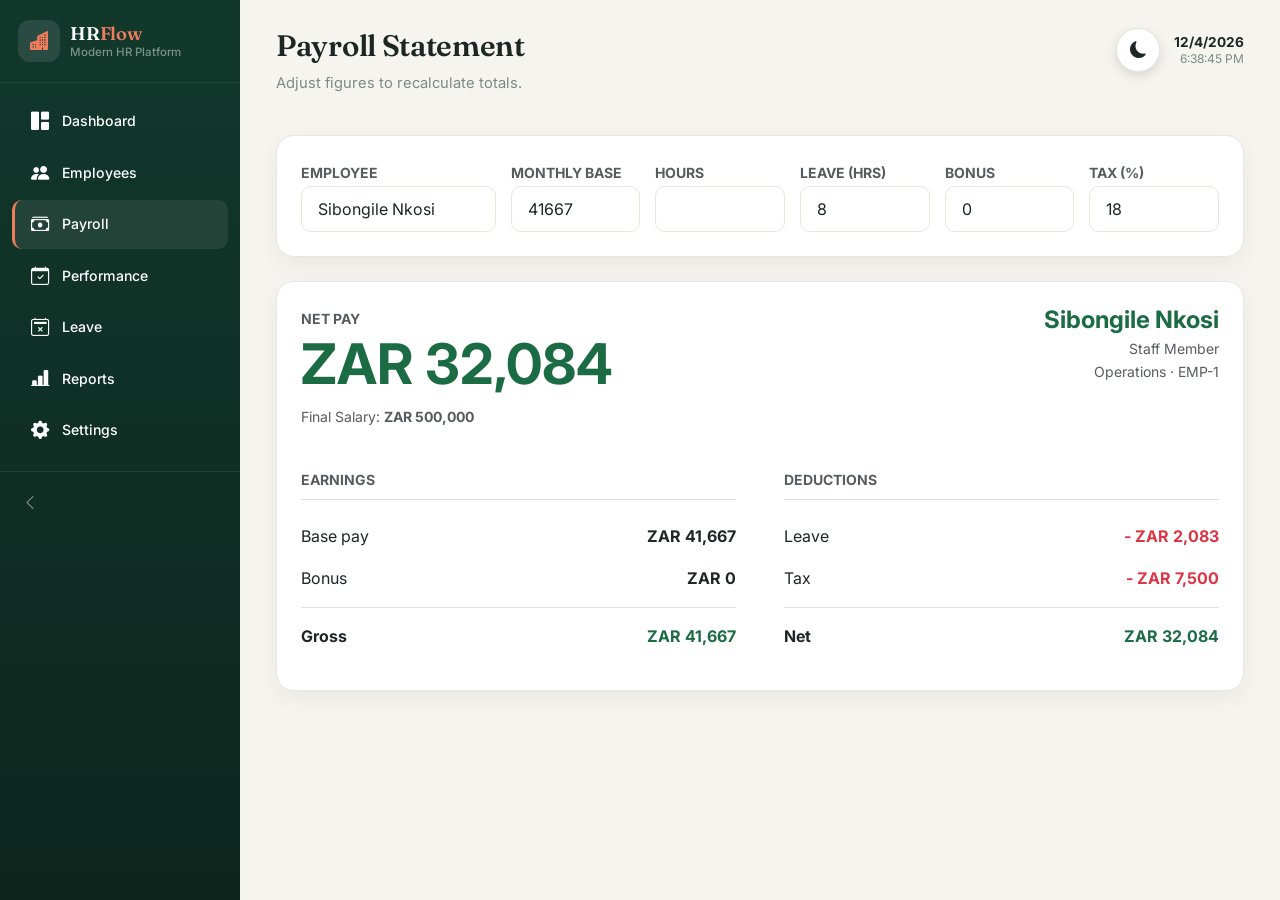
<file: Payroll.html>
<!doctype html>
<html lang="en">
  <head>
    <meta charset="UTF-8" />
    <meta name="viewport" content="width=device-width, initial-scale=1.0" />
    <title>HR Flow | Payroll</title>
    <link
      href="https://cdn.jsdelivr.net/npm/bootstrap@5.3.7/dist/css/bootstrap.min.css"
      rel="stylesheet"
    />
    <link
      href="https://cdn.jsdelivr.net/npm/bootstrap-icons@1.13.1/font/bootstrap-icons.min.css"
      rel="stylesheet"
    />
    <link rel="stylesheet" href="style.css" />
  </head>
  <body>
    <div id="wrapper">
      <aside id="sidebar">
        <div class="sidebar-header">
          <div class="sidebar-logo-box">
            <i class="bi bi-buildings-fill"></i>
          </div>
          <div class="sidebar-brand-text">
            <span class="brand-name">HR<span>Flow</span></span>
            <span class="brand-sub">Modern HR Platform</span>
          </div>
        </div>
        <ul class="sidebar-menu">
          <li class="sidebar-item">
            <a class="sidebar-link" href="dashboard.html"
              ><i class="bi bi-grid-1x2-fill"></i><span>Dashboard</span></a
            >
          </li>
          <li class="sidebar-item">
            <a class="sidebar-link" href="employees.html"
              ><i class="bi bi-people-fill"></i><span>Employees</span></a
            >
          </li>
          <li class="sidebar-item">
            <a class="sidebar-link active" href="payroll.html"
              ><i class="bi bi-cash-stack"></i><span>Payroll</span></a
            >
          </li>
          <li class="sidebar-item">
            <a class="sidebar-link" href="Performance.html"
              ><i class="bi bi-calendar-check"></i><span>Performance</span></a
            >
          </li>
          <li class="sidebar-item">
            <a class="sidebar-link" href="leave.html"
              ><i class="bi bi-calendar2-x"></i><span>Leave</span></a
            >
          </li>
          <li class="sidebar-item">
            <a class="sidebar-link" href="reports.html"
              ><i class="bi bi-bar-chart-line-fill"></i><span>Reports</span></a
            >
          </li>
          <li class="sidebar-item">
            <a class="sidebar-link" href="settings.html"
              ><i class="bi bi-gear-fill"></i><span>Settings</span></a
            >
          </li>
        </ul>
        <div class="sidebar-footer">
          <button id="sidebar-toggle-btn" class="sidebar-collapse-btn">
            <i class="bi bi-chevron-left"></i>
          </button>
        </div>
      </aside>

      <main id="page-content-wrapper">
        <div class="content-topbar">
          <div class="page-titles">
            <button
              class="btn btn-sm btn-custom-outline mobile-menu-btn mb-2"
              id="mobile-toggle"
            >
              <i class="bi bi-list"></i>
            </button>
            <h1>Payroll Statement</h1>
            <p id="empCountText">Adjust figures to recalculate totals.</p>
          </div>
          <div class="topbar-tools">
            <button
              id="themeToggleBtn"
              class="theme-toggle-btn"
              type="button"
              aria-label="Toggle dark mode"
              style="box-shadow: 0 4px 12px rgba(0, 0, 0, 0.12)"
            >
              <i class="bi bi-moon-fill"></i>
            </button>
            <div class="topbar-datetime" id="topbarDatetime">
              <div class="t-date">--</div>
              <div class="t-time">--</div>
            </div>
          </div>
        </div>

        <div class="main-container">
          <div class="card card-custom mb-4">
            <div
              class="card-body input-strip-grid"
              style="
                display: grid;
                grid-template-columns: 1.5fr repeat(5, 1fr);
                gap: 15px;
                align-items: end;
              "
            >
              <div>
                <label class="small fw-bold text-muted text-uppercase"
                  >Employee</label
                >
                <select
                  id="empSelect"
                  class="form-select form-control-custom"
                  style="cursor: pointer"
                ></select>
              </div>
              <div>
                <label class="small fw-bold text-muted text-uppercase"
                  >Monthly Base</label
                >
                <input
                  type="number"
                  id="monthlyBase"
                  class="form-control form-control-custom"
                  style="cursor: text"
                />
              </div>
              <div>
                <label class="small fw-bold text-muted text-uppercase"
                  >Hours</label
                >
                <input
                  type="number"
                  id="hoursWorked"
                  class="form-control form-control-custom"
                  style="cursor: text"
                />
              </div>
              <div>
                <label class="small fw-bold text-muted text-uppercase"
                  >Leave (Hrs)</label
                >
                <input
                  type="number"
                  id="leaveHours"
                  class="form-control form-control-custom"
                  style="cursor: text"
                />
              </div>
              <div>
                <label class="small fw-bold text-muted text-uppercase"
                  >Bonus</label
                >
                <input
                  type="number"
                  id="bonus"
                  class="form-control form-control-custom"
                  value="0"
                  style="cursor: text"
                />
              </div>
              <div>
                <label class="small fw-bold text-muted text-uppercase"
                  >Tax (%)</label
                >
                <input
                  type="number"
                  id="taxRate"
                  class="form-control form-control-custom"
                  value="18"
                  style="cursor: text"
                />
              </div>
            </div>
          </div>

          <div class="card card-custom mb-4">
            <div class="card-body">
              <div
                class="d-flex justify-content-between align-items-start net-pay-header mb-4"
              >
                <div>
                  <small class="text-uppercase fw-bold text-muted"
                    >Net Pay</small
                  >
                  <h2 class="text-primary fw-bold display-4" id="netFigure">
                    ZAR 0
                  </h2>
                  <p class="text-muted small">
                    Final Salary:
                    <span id="refSalary" class="fw-bold">ZAR 0</span>
                  </p>
                </div>
                <div class="text-end">
                  <h4 class="fw-bold mb-1" id="psName">--</h4>
                  <p class="text-muted small mb-0" id="psPosition">--</p>
                  <p class="text-muted small mb-0">
                    <span id="psDept">--</span> · <span id="psId">--</span>
                  </p>
                </div>
              </div>

              <div class="row g-5">
                <div class="col-md-6">
                  <p
                    class="fw-bold text-muted small text-uppercase border-bottom pb-2"
                  >
                    Earnings
                  </p>
                  <div class="d-flex justify-content-between py-2">
                    <span>Base pay</span
                    ><span id="psBase" class="fw-bold">ZAR 0</span>
                  </div>
                  <div class="d-flex justify-content-between py-2">
                    <span>Bonus</span
                    ><span id="psBonus" class="fw-bold">ZAR 0</span>
                  </div>
                  <div
                    class="d-flex justify-content-between py-3 border-top mt-2"
                  >
                    <strong>Gross</strong
                    ><strong id="psGross" class="text-primary">ZAR 0</strong>
                  </div>
                </div>
                <div class="col-md-6">
                  <p
                    class="fw-bold text-muted small text-uppercase border-bottom pb-2"
                  >
                    Deductions
                  </p>
                  <div class="d-flex justify-content-between py-2">
                    <span id="psLeaveLabel">Leave</span
                    ><span id="psLeave" class="text-danger fw-bold"
                      >- ZAR 0</span
                    >
                  </div>
                  <div class="d-flex justify-content-between py-2">
                    <span id="psTaxLabel">Tax</span
                    ><span id="psTax" class="text-danger fw-bold">- ZAR 0</span>
                  </div>
                  <div
                    class="d-flex justify-content-between py-3 border-top mt-2"
                  >
                    <strong>Net</strong
                    ><strong id="psNet" class="text-primary">ZAR 0</strong>
                  </div>
                </div>
              </div>
            </div>
          </div>
        </div>
      </main>
    </div>

    <script src="dummy-data.js"></script>
    <script>
      document.addEventListener("DOMContentLoaded", function () {
        const data = window.__DUMMY_DATA__ || {};
        const empSelect = document.getElementById("empSelect");

        // --- THEME LOGIC ---
        const themeToggleBtn = document.getElementById("themeToggleBtn");
        function applyThemeState() {
          const isDark = localStorage.getItem("darkMode") === "true";
          document.body.classList.toggle("dark-mode", isDark);
          if (themeToggleBtn)
            themeToggleBtn.innerHTML = isDark
              ? '<i class="bi bi-sun-fill"></i>'
              : '<i class="bi bi-moon-fill"></i>';
        }
        themeToggleBtn?.addEventListener("click", () => {
          const toggledState = !document.body.classList.contains("dark-mode");
          localStorage.setItem("darkMode", toggledState ? "true" : "false");
          applyThemeState();
        });
        applyThemeState();

        // --- PAYROLL LOGIC ---
        function formatMoney(v) {
          return "ZAR " + Math.round(v).toLocaleString("en-ZA");
        }

        function calculate() {
          const base =
            parseFloat(document.getElementById("monthlyBase").value) || 0;
          const leaveHrs =
            parseFloat(document.getElementById("leaveHours").value) || 0;
          const bonus = parseFloat(document.getElementById("bonus").value) || 0;
          const taxRate =
            parseFloat(document.getElementById("taxRate").value) || 0;

          const hourlyRate = base / 160;
          const leaveDed = leaveHrs * hourlyRate;
          const gross = base + bonus;
          const taxDed = gross * (taxRate / 100);
          const net = gross - taxDed - leaveDed;

          document.getElementById("netFigure").textContent = formatMoney(net);
          document.getElementById("psBase").textContent = formatMoney(base);
          document.getElementById("psBonus").textContent = formatMoney(bonus);
          document.getElementById("psGross").textContent = formatMoney(gross);
          document.getElementById("psTax").textContent =
            "- " + formatMoney(taxDed);
          document.getElementById("psLeave").textContent =
            "- " + formatMoney(leaveDed);
          document.getElementById("psNet").textContent = formatMoney(net);
        }

        // Fallback tracking logic added here
        if (data.Performance) {
          data.Performance.forEach((emp) => {
            let opt = new Option(emp.name, emp.employeeId);
            empSelect.add(opt);
          });
        }

        empSelect.addEventListener("change", () => {
          const selectedId = empSelect.value;
          const emp = data.Performance
            ? data.Performance.find((e) => e.employeeId == selectedId)
            : null;
          const payroll = data.payroll
            ? data.payroll.find((p) => p.employeeId == selectedId)
            : null;

          if (emp) {
            // Simulating fallback fields safely
            const calculatedSalary = emp.salary || 500000;
            document.getElementById("monthlyBase").value = Math.round(
              calculatedSalary / 12,
            );
            document.getElementById("leaveHours").value = payroll
              ? payroll.leaveDeductions
              : 0;
            document.getElementById("psName").textContent = emp.name;
            document.getElementById("psPosition").textContent =
              emp.position || "Staff Member";
            document.getElementById("psDept").textContent =
              emp.department || "Operations";
            document.getElementById("psId").textContent =
              "EMP-" + emp.employeeId;
            document.getElementById("refSalary").textContent =
              formatMoney(calculatedSalary);
            calculate();
          }
        });

        ["monthlyBase", "leaveHours", "bonus", "taxRate"].forEach((id) => {
          document.getElementById(id).addEventListener("input", calculate);
        });

        if (empSelect.options.length > 0) {
          empSelect.dispatchEvent(new Event("change"));
        }

        // Clock Logic Fixed Target Elements
        setInterval(() => {
          const now = new Date();
          const dateEl = document.querySelector("#topbarDatetime .t-date");
          const timeEl = document.querySelector("#topbarDatetime .t-time");
          if (dateEl) dateEl.textContent = now.toLocaleDateString();
          if (timeEl) timeEl.textContent = now.toLocaleTimeString();
        }, 1000);

        document.getElementById("sidebar-toggle-btn").onclick = () =>
          document.getElementById("wrapper").classList.toggle("toggled");
        document.getElementById("mobile-toggle").onclick = () =>
          document.getElementById("wrapper").classList.toggle("toggled");
      });
      if (localStorage.getItem("darkMode") === "true") {
        document.body.classList.add("dark-mode");
      }
    </script>
  </body>
</html>
</file>
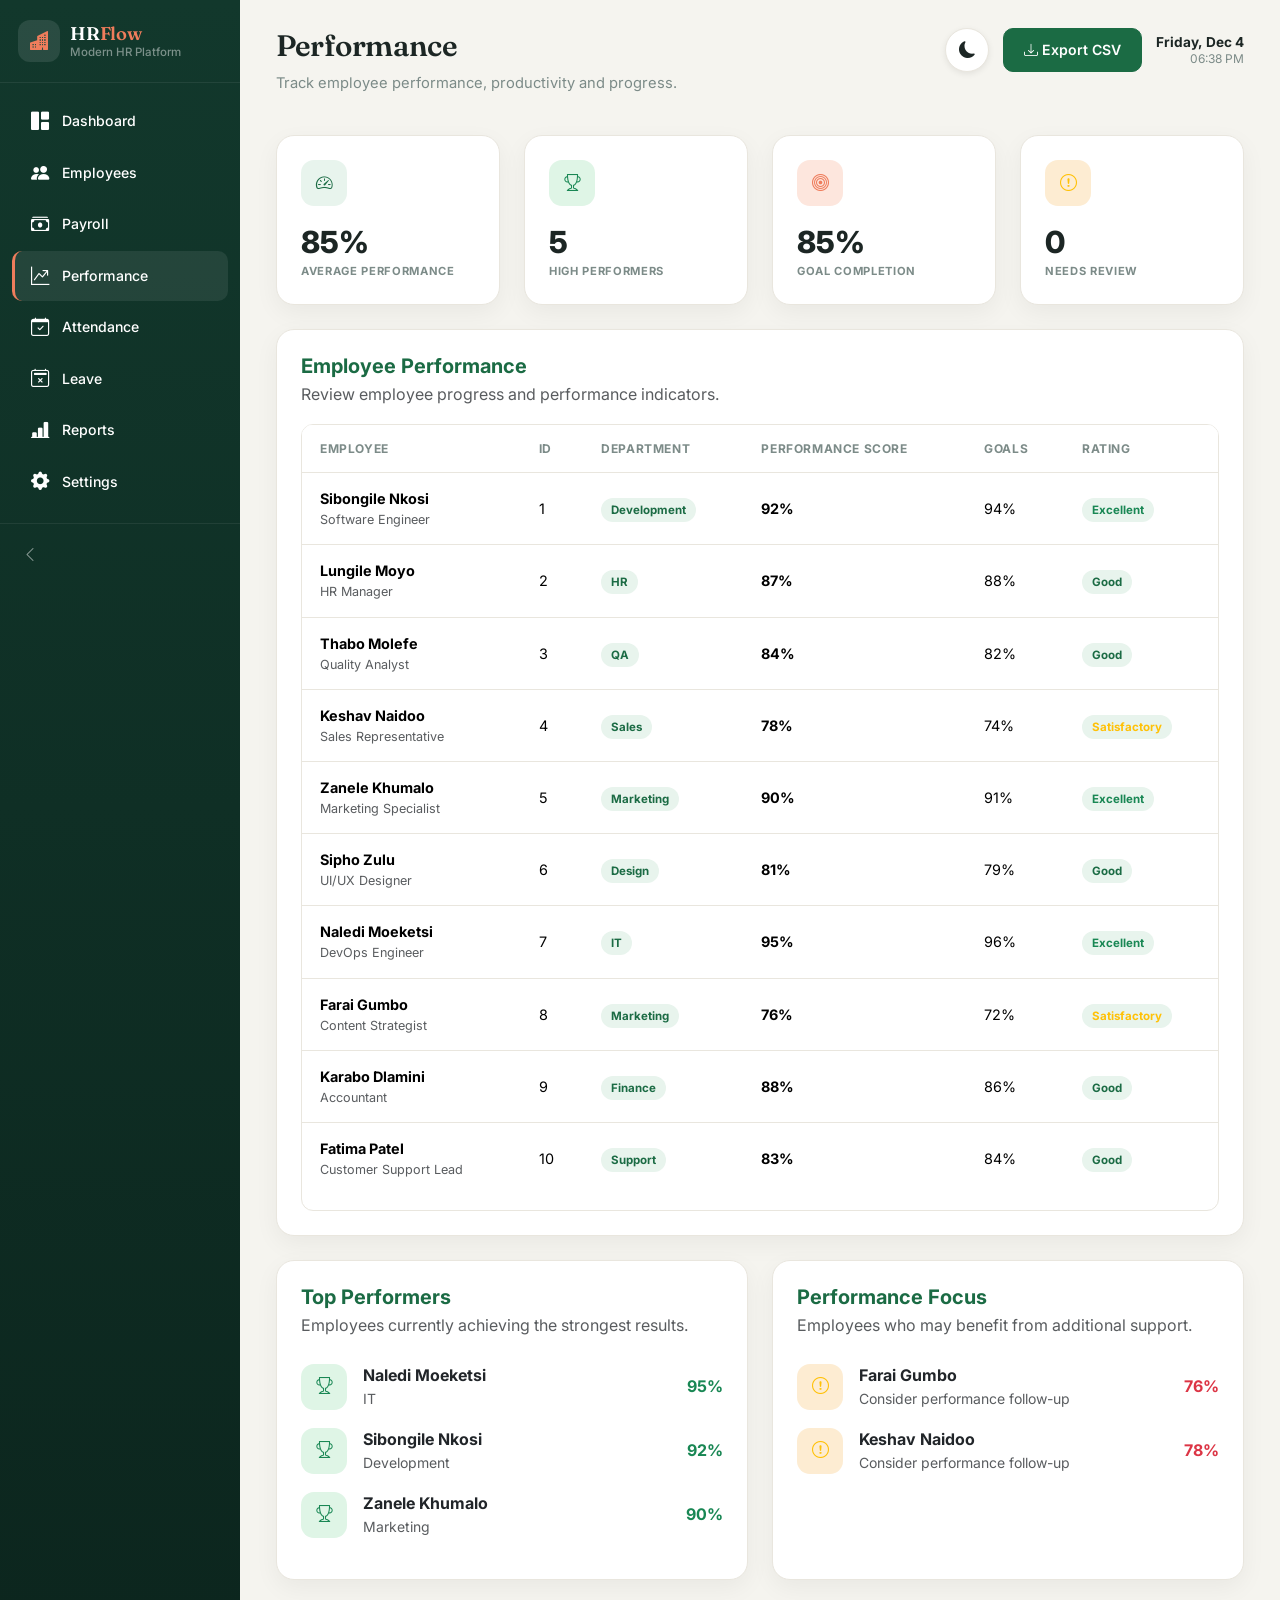
<file: Performance.html>
<!doctype html>
<html lang="en">
  <head>
    <meta charset="UTF-8" />
    <meta name="viewport" content="width=device-width, initial-scale=1.0" />

    <title>HRFlow | Performance</title>

    <link
      href="https://cdn.jsdelivr.net/npm/bootstrap@5.3.7/dist/css/bootstrap.min.css"
      rel="stylesheet"
    />

    <link
      href="https://cdn.jsdelivr.net/npm/bootstrap-icons@1.13.1/font/bootstrap-icons.min.css"
      rel="stylesheet"
    />

    <link rel="stylesheet" href="style.css" />
  </head>

  <body>

    <!-- ================= DARK MODE ================= -->

    <script>
      if (localStorage.getItem("darkMode") === "true") {
        document.body.classList.add("dark-mode");
      }
    </script>

    <div id="wrapper">

      <!-- ================= SIDEBAR ================= -->

      <aside id="sidebar">

        <div class="sidebar-header">

          <div class="sidebar-logo-box">
            <i class="bi bi-buildings-fill"></i>
          </div>

          <div class="sidebar-brand-text">

            <span class="brand-name">
              HR<span>Flow</span>
            </span>

            <span class="brand-sub">
              Modern HR Platform
            </span>

          </div>

        </div>

        <ul class="sidebar-menu">

          <li class="sidebar-item">
            <a class="sidebar-link" href="dashboard.html">
              <i class="bi bi-grid-1x2-fill"></i>
              <span>Dashboard</span>
            </a>
          </li>

          <li class="sidebar-item">
            <a class="sidebar-link" href="employees.html">
              <i class="bi bi-people-fill"></i>
              <span>Employees</span>
            </a>
          </li>

          <li class="sidebar-item">
            <a class="sidebar-link" href="payroll.html">
              <i class="bi bi-cash-stack"></i>
              <span>Payroll</span>
            </a>
          </li>

          <li class="sidebar-item">
            <a
              class="sidebar-link active"
              href="performance.html"
            >
              <i class="bi bi-graph-up-arrow"></i>
              <span>Performance</span>
            </a>
          </li>

          <li class="sidebar-item">
            <a
              class="sidebar-link"
              href="attendance.html"
            >
              <i class="bi bi-calendar-check"></i>
              <span>Attendance</span>
            </a>
          </li>

          <li class="sidebar-item">
            <a class="sidebar-link" href="leave.html">
              <i class="bi bi-calendar2-x"></i>
              <span>Leave</span>
            </a>
          </li>

          <li class="sidebar-item">
            <a class="sidebar-link" href="reports.html">
              <i class="bi bi-bar-chart-line-fill"></i>
              <span>Reports</span>
            </a>
          </li>

          <li class="sidebar-item">
            <a class="sidebar-link" href="settings.html">
              <i class="bi bi-gear-fill"></i>
              <span>Settings</span>
            </a>
          </li>

        </ul>

        <div class="sidebar-footer">
          <button
            id="sidebar-toggle-btn"
            class="sidebar-collapse-btn"
            title="Toggle Sidebar"
          >
            <i class="bi bi-chevron-left"></i>
          </button>
        </div>

      </aside>

      <!-- ================= MAIN CONTENT ================= -->

      <main id="page-content-wrapper">

        <!-- ================= TOPBAR ================= -->

        <div class="content-topbar">

          <div class="page-titles">

            <button
              class="btn btn-sm btn-custom-outline mobile-menu-btn mb-2"
              id="mobile-toggle"
              type="button"
            >
              <i class="bi bi-list"></i>
            </button>

            <h1>Performance</h1>

            <p>
              Track employee performance, productivity and progress.
            </p>

          </div>

          <div class="topbar-tools">

            <button
              class="theme-toggle-btn"
              id="themeToggleBtn"
              type="button"
              title="Toggle dark mode"
            >
              <i class="bi bi-moon-fill"></i>
            </button>

            <button
              class="btn btn-custom btn-custom-primary"
              id="exportPerformanceBtn"
              type="button"
            >
              <i class="bi bi-download"></i>
              Export CSV
            </button>

            <div
              class="topbar-datetime"
              id="topbarDatetime"
            >
              <div class="t-date">--</div>
              <div class="t-time">--</div>
            </div>

          </div>

        </div>

        <div class="main-container">

          <!-- ================= PERFORMANCE STATS ================= -->

          <div class="row g-4 mb-4">

            <!-- AVERAGE PERFORMANCE -->

            <div class="col-md-3">

              <div class="card card-custom stat-card">

                <div class="card-body">

                  <div class="stat-top">

                    <div class="icon-shape bg-soft-primary">
                      <i class="bi bi-speedometer2 text-primary"></i>
                    </div>

                  </div>

                  <h2 id="averageScore">0%</h2>

                  <small>Average Performance</small>

                </div>

              </div>

            </div>

            <!-- HIGH PERFORMERS -->

            <div class="col-md-3">

              <div class="card card-custom stat-card">

                <div class="card-body">

                  <div class="stat-top">

                    <div class="icon-shape bg-soft-success">
                      <i class="bi bi-trophy text-success"></i>
                    </div>

                  </div>

                  <h2 id="highPerformers">0</h2>

                  <small>High Performers</small>

                </div>

              </div>

            </div>

            <!-- GOALS -->

            <div class="col-md-3">

              <div class="card card-custom stat-card">

                <div class="card-body">

                  <div class="stat-top">

                    <div class="icon-shape bg-soft-accent">
                      <i class="bi bi-bullseye"></i>
                    </div>

                  </div>

                  <h2 id="goalCompletion">0%</h2>

                  <small>Goal Completion</small>

                </div>

              </div>

            </div>

            <!-- NEEDS REVIEW -->

            <div class="col-md-3">

              <div class="card card-custom stat-card">

                <div class="card-body">

                  <div class="stat-top">

                    <div class="icon-shape bg-soft-warning">
                      <i class="bi bi-exclamation-circle text-warning"></i>
                    </div>

                  </div>

                  <h2 id="needsReview">0</h2>

                  <small>Needs Review</small>

                </div>

              </div>

            </div>

          </div>

          <!-- ================= PERFORMANCE TABLE ================= -->

          <div class="card card-custom mb-4">

            <div class="card-body">

              <div
                class="d-flex justify-content-between align-items-center mb-3 flex-wrap gap-2"
              >

                <div>

                  <h5 class="fw-bold mb-1 text-primary">
                    Employee Performance
                  </h5>

                  <p class="text-muted mb-0">
                    Review employee progress and performance indicators.
                  </p>

                </div>

              </div>

              <div class="table-responsive">

                <table class="table custom-table-styles align-middle">

                  <thead>

                    <tr>
                      <th>Employee</th>
                      <th>ID</th>
                      <th>Department</th>
                      <th>Performance Score</th>
                      <th>Goals</th>
                      <th>Rating</th>
                    </tr>

                  </thead>

                  <tbody id="PerformanceTable">
                    <!-- JavaScript inserts data here -->
                  </tbody>

                </table>

              </div>

            </div>

          </div>

          <!-- ================= PERFORMANCE OVERVIEW ================= -->

          <div class="row g-4">

            <!-- TOP PERFORMERS -->

            <div class="col-lg-6">

              <div class="card card-custom h-100">

                <div class="card-body">

                  <h5 class="fw-bold mb-1 text-primary">
                    Top Performers
                  </h5>

                  <p class="text-muted mb-4">
                    Employees currently achieving the strongest results.
                  </p>

                  <div id="topPerformersList">
                    <!-- JavaScript inserts top performers -->
                  </div>

                </div>

              </div>

            </div>

            <!-- PERFORMANCE FOCUS -->

            <div class="col-lg-6">

              <div class="card card-custom h-100">

                <div class="card-body">

                  <h5 class="fw-bold mb-1 text-primary">
                    Performance Focus
                  </h5>

                  <p class="text-muted mb-4">
                    Employees who may benefit from additional support.
                  </p>

                  <div id="performanceFocusList">
                    <!-- JavaScript inserts employees needing review -->
                  </div>

                </div>

              </div>

            </div>

          </div>

        </div>

      </main>

    </div>

    <!-- ================= BOOTSTRAP ================= -->

    <script src="https://cdn.jsdelivr.net/npm/bootstrap@5.3.7/dist/js/bootstrap.bundle.min.js"></script>

    <!-- IMPORTANT: dummy-data.js MUST load before the Performance JavaScript -->

    <script src="dummy-data.js"></script>

    <!-- ================= PERFORMANCE JAVASCRIPT ================= -->

    <script>

      /* =========================================================
         DATA CONNECTION
         =========================================================

         Your dummy-data.js uses:

         window.__DUMMY_DATA__ = {
             employees: [...]
         }

         Therefore we get employee information from:

         window.__DUMMY_DATA__.employees
      ========================================================= */

      function getEmployees() {

        if (
          window.__DUMMY_DATA__ &&
          Array.isArray(window.__DUMMY_DATA__.employees)
        ) {
          return window.__DUMMY_DATA__.employees;
        }

        console.error(
          "HRFlow: employees data could not be found in dummy-data.js"
        );

        return [];
      }



      function createPerformanceData() {

        const employees = getEmployees();

        const scores = [
          92,
          87,
          84,
          78,
          90,
          81,
          95,
          76,
          88,
          83
        ];

        const goalProgress = [
          94,
          88,
          82,
          74,
          91,
          79,
          96,
          72,
          86,
          84
        ];

        return employees.map((employee, index) => {

          const score =
            scores[index % scores.length];

          const goals =
            goalProgress[index % goalProgress.length];

          let rating = "Satisfactory";
          let ratingClass = "bg-soft-warning text-warning";

          if (score >= 90) {

            rating = "Excellent";
            ratingClass = "bg-soft-success text-success";

          } else if (score >= 80) {

            rating = "Good";
            ratingClass = "bg-soft-primary text-primary";

          } else if (score >= 70) {

            rating = "Satisfactory";
            ratingClass = "bg-soft-warning text-warning";

          } else {

            rating = "Needs Review";
            ratingClass = "bg-soft-danger text-danger";

          }

          return {

            employeeId: employee.employeeId,

            name: employee.name || "Unknown Employee",

            department: employee.department || "Not Assigned",

            position: employee.position || "Employee",

            score: score,

            goals: goals,

            rating: rating,

            ratingClass: ratingClass

          };

        });

      }


      /* =========================================================
         DARK MODE
      ========================================================= */

      const themeToggleBtn =
        document.getElementById("themeToggleBtn");


      function applyTheme(isDark) {

        document.body.classList.toggle(
          "dark-mode",
          isDark
        );

        localStorage.setItem(
          "darkMode",
          isDark ? "true" : "false"
        );

        if (themeToggleBtn) {

          themeToggleBtn.innerHTML = isDark
            ? '<i class="bi bi-sun-fill"></i>'
            : '<i class="bi bi-moon-fill"></i>';

        }

      }


      applyTheme(
        localStorage.getItem("darkMode") === "true"
      );


      themeToggleBtn?.addEventListener(
        "click",
        () => {

          applyTheme(
            !document.body.classList.contains("dark-mode")
          );

        }
      );


      /* =========================================================
         SIDEBAR
      ========================================================= */

      function toggleSidebar() {

        document
          .getElementById("wrapper")
          ?.classList.toggle("toggled");

      }


      document
        .getElementById("mobile-toggle")
        ?.addEventListener(
          "click",
          toggleSidebar
        );


      document
        .getElementById("sidebar-toggle-btn")
        ?.addEventListener(
          "click",
          toggleSidebar
        );


      /* =========================================================
         DATE & TIME
      ========================================================= */

            function updateClock() {
        const now = new Date();
        document.querySelector(".t-date").textContent = now.toLocaleDateString(
          undefined,
          { weekday: "long", month: "short", day: "numeric" },
        );
        document.querySelector(".t-time").textContent = now.toLocaleTimeString(
          undefined,
          { hour: "2-digit", minute: "2-digit" },
        );
      }
      updateClock();
      setInterval(updateClock, 1000);
      
      /* =========================================================
         RENDER PERFORMANCE
      ========================================================= */

      function renderPerformance() {

        const table =
          document.getElementById(
            "PerformanceTable"
          );

        const topList =
          document.getElementById(
            "topPerformersList"
          );

        const focusList =
          document.getElementById(
            "performanceFocusList"
          );


        if (!table) {

          console.error(
            "HRFlow: PerformanceTable was not found."
          );

          return;

        }


        const employees =
          createPerformanceData();


        /* =====================================================
           NO DATA
        ===================================================== */

        if (!employees.length) {

          table.innerHTML = `
            <tr>
              <td colspan="6" class="text-center py-4">
                <div class="text-muted">
                  <i class="bi bi-people fs-3 d-block mb-2"></i>
                  No employee data available.
                </div>
              </td>
            </tr>
          `;

          return;

        }


        /* =====================================================
           TABLE
        ===================================================== */

        table.innerHTML = "";


        employees.forEach((employee) => {

          const tr =
            document.createElement("tr");


          tr.innerHTML = `

            <td>
              <strong>
                ${employee.name}
              </strong>

              <small class="d-block text-muted">
                ${employee.position}
              </small>
            </td>

            <td>
              ${employee.employeeId}
            </td>

            <td>

              <span class="badge-dept">
                ${employee.department}
              </span>

            </td>

            <td>

              <strong>
                ${employee.score}%
              </strong>

            </td>

            <td>

              ${employee.goals}%

            </td>

            <td>

              <span class="badge-dept ${employee.ratingClass}">
                ${employee.rating}
              </span>

            </td>

          `;


          table.appendChild(tr);

        });


        /* =====================================================
           STATISTICS
        ===================================================== */

        const total =
          employees.length;


        const average =
          Math.round(
            employees.reduce(
              (sum, employee) =>
                sum + employee.score,
              0
            ) / total
          );


        const highPerformers =
          employees.filter(
            employee =>
              employee.score >= 85
          ).length;


        const averageGoals =
          Math.round(
            employees.reduce(
              (sum, employee) =>
                sum + employee.goals,
              0
            ) / total
          );


        const needsReview =
          employees.filter(
            employee =>
              employee.score < 70
          ).length;


        document
          .getElementById(
            "averageScore"
          )
          .textContent =
          `${average}%`;


        document
          .getElementById(
            "highPerformers"
          )
          .textContent =
          highPerformers;


        document
          .getElementById(
            "goalCompletion"
          )
          .textContent =
          `${averageGoals}%`;


        document
          .getElementById(
            "needsReview"
          )
          .textContent =
          needsReview;


        /* =====================================================
           TOP PERFORMERS
        ===================================================== */

        if (topList) {

          topList.innerHTML = "";

          const topPerformers =
            [...employees]
              .sort(
                (a, b) =>
                  b.score - a.score
              )
              .slice(0, 3);


          topPerformers.forEach(
            (employee) => {

              const item =
                document.createElement("div");


              item.className =
                "d-flex align-items-center justify-content-between mb-3";


              item.innerHTML = `

                <div class="d-flex align-items-center gap-3">

                  <div class="icon-shape bg-soft-success">

                    <i class="bi bi-trophy text-success"></i>

                  </div>

                  <div>

                    <strong>
                      ${employee.name}
                    </strong>

                    <small class="d-block text-muted">
                      ${employee.department}
                    </small>

                  </div>

                </div>

                <strong class="text-success">
                  ${employee.score}%
                </strong>

              `;


              topList.appendChild(item);

            }
          );

        }


        /* =====================================================
           PERFORMANCE FOCUS
        ===================================================== */

        if (focusList) {

          focusList.innerHTML = "";


          const focusEmployees =
            [...employees]
              .filter(
                employee =>
                  employee.score < 80
              )
              .sort(
                (a, b) =>
                  a.score - b.score
              )
              .slice(0, 3);


          if (!focusEmployees.length) {

            focusList.innerHTML = `

              <div class="d-flex align-items-center gap-3">

                <div class="icon-shape bg-soft-success">

                  <i class="bi bi-check-circle text-success"></i>

                </div>

                <div>

                  <strong>
                    No employees require immediate review
                  </strong>

                  <small class="d-block text-muted">
                    Overall performance is currently on track.
                  </small>

                </div>

              </div>

            `;

          } else {

            focusEmployees.forEach(
              (employee) => {

                const item =
                  document.createElement("div");


                item.className =
                  "d-flex align-items-center justify-content-between mb-3";


                item.innerHTML = `

                  <div class="d-flex align-items-center gap-3">

                    <div class="icon-shape bg-soft-warning">

                      <i class="bi bi-exclamation-circle text-warning"></i>

                    </div>

                    <div>

                      <strong>
                        ${employee.name}
                      </strong>

                      <small class="d-block text-muted">
                        Consider performance follow-up
                      </small>

                    </div>

                  </div>

                  <strong class="text-danger">
                    ${employee.score}%
                  </strong>

                `;


                focusList.appendChild(item);

              }
            );

          }

        }

      }


      /* =========================================================
         EXPORT PERFORMANCE CSV
      ========================================================= */

      document
        .getElementById(
          "exportPerformanceBtn"
        )
        ?.addEventListener(
          "click",
          () => {

            const employees =
              createPerformanceData();


            if (!employees.length) {

              alert(
                "No performance data available to export."
              );

              return;

            }


            const headers = [

              "Employee",
              "ID",
              "Department",
              "Position",
              "Performance Score",
              "Goal Completion",
              "Rating"

            ];


            const rows =
              employees.map(
                employee => [

                  employee.name,

                  employee.employeeId,

                  employee.department,

                  employee.position,

                  employee.score,

                  employee.goals,

                  employee.rating

                ]
              );


            const csv =
              [headers, ...rows]
                .map(
                  row =>
                    row
                      .map(
                        value =>
                          `"${String(value)
                            .replace(/"/g, '""')}"`
                      )
                      .join(",")
                )
                .join("\n");


            const blob =
              new Blob(
                [csv],
                {
                  type:
                    "text/csv;charset=utf-8;"
                }
              );


            const url =
              URL.createObjectURL(blob);


            const link =
              document.createElement("a");


            link.href = url;

            link.download =
              "performance-report.csv";


            document.body.appendChild(link);

            link.click();

            document.body.removeChild(link);


            URL.revokeObjectURL(url);

          }
        );


      /* =========================================================
         START PERFORMANCE PAGE
      ========================================================= */

      renderPerformance();

    </script>

  </body>
</html>
</file>
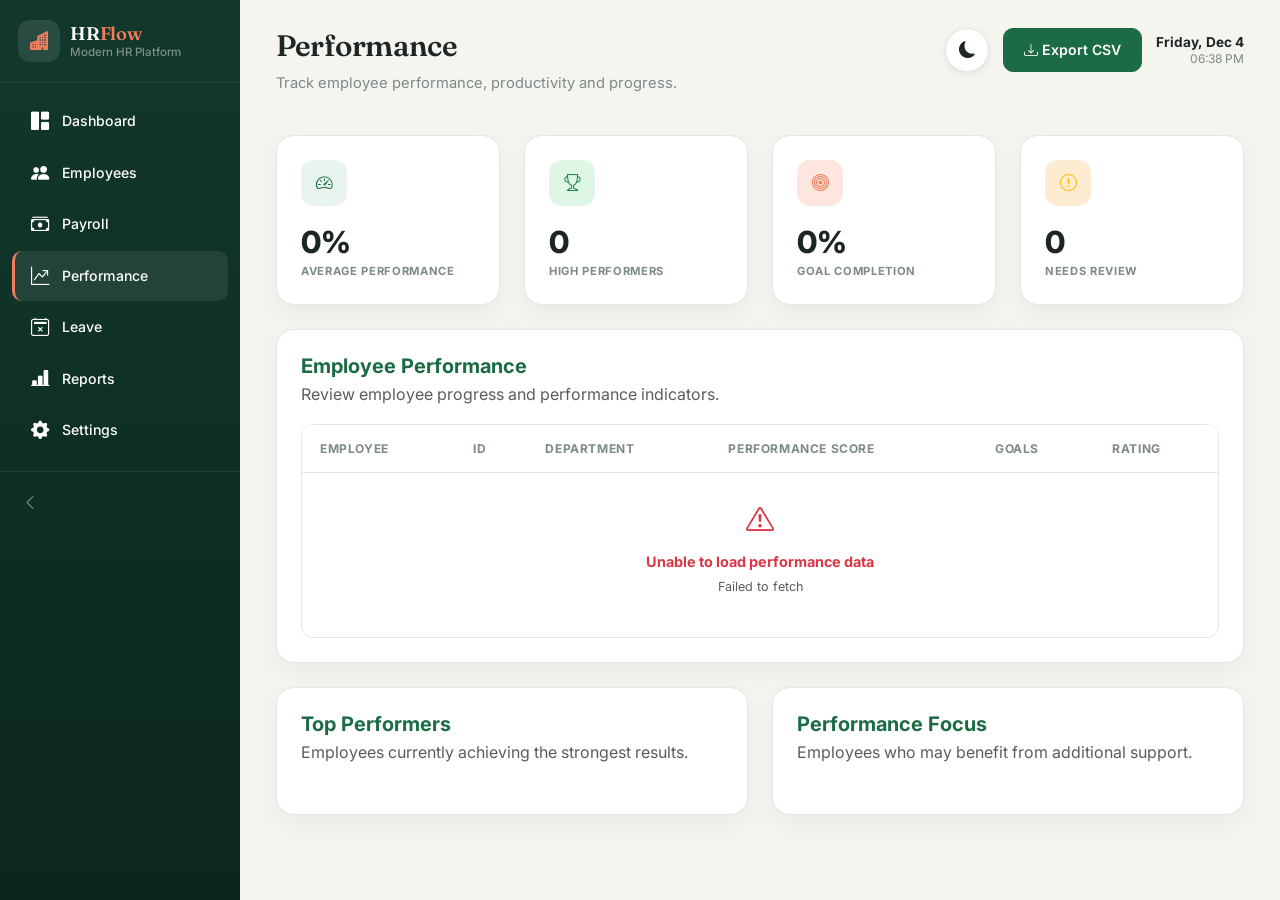
<file: performance.html>
<!doctype html>
<html lang="en">
  <head>
    <meta charset="UTF-8" />
    <meta name="viewport" content="width=device-width, initial-scale=1.0" />

    <title>HRFlow | Performance</title>

    <link
      href="https://cdn.jsdelivr.net/npm/bootstrap@5.3.7/dist/css/bootstrap.min.css"
      rel="stylesheet"
    />

    <link
      href="https://cdn.jsdelivr.net/npm/bootstrap-icons@1.13.1/font/bootstrap-icons.min.css"
      rel="stylesheet"
    />

    <link rel="stylesheet" href="style.css" />
  </head>

  <body>

    <!-- ================= DARK MODE ================= -->

    <script>
      if (localStorage.getItem("darkMode") === "true") {
        document.body.classList.add("dark-mode");
      }
    </script>

    <div id="wrapper">

      <!-- ================= SIDEBAR ================= -->

      <aside id="sidebar">

        <div class="sidebar-header">

          <div class="sidebar-logo-box">
            <i class="bi bi-buildings-fill"></i>
          </div>

          <div class="sidebar-brand-text">
            <span class="brand-name">
              HR<span>Flow</span>
            </span>

            <span class="brand-sub">
              Modern HR Platform
            </span>
          </div>

        </div>

        <ul class="sidebar-menu">

          <li class="sidebar-item">
            <a class="sidebar-link" href="dashboard.html">
              <i class="bi bi-grid-1x2-fill"></i>
              <span>Dashboard</span>
            </a>
          </li>

          <li class="sidebar-item">
            <a class="sidebar-link" href="employees.html">
              <i class="bi bi-people-fill"></i>
              <span>Employees</span>
            </a>
          </li>

          <li class="sidebar-item">
            <a class="sidebar-link" href="payroll.html">
              <i class="bi bi-cash-stack"></i>
              <span>Payroll</span>
            </a>
          </li>

          <li class="sidebar-item">
            <a
              class="sidebar-link active"
              href="performance.html"
            >
              <i class="bi bi-graph-up-arrow"></i>
              <span>Performance</span>
            </a>
          </li>

          <li class="sidebar-item">
            <a class="sidebar-link" href="leave.html">
              <i class="bi bi-calendar2-x"></i>
              <span>Leave</span>
            </a>
          </li>

          <li class="sidebar-item">
            <a class="sidebar-link" href="reports.html">
              <i class="bi bi-bar-chart-line-fill"></i>
              <span>Reports</span>
            </a>
          </li>

          <li class="sidebar-item">
            <a class="sidebar-link" href="settings.html">
              <i class="bi bi-gear-fill"></i>
              <span>Settings</span>
            </a>
          </li>

        </ul>

        <div class="sidebar-footer">

          <button
            id="sidebar-toggle-btn"
            class="sidebar-collapse-btn"
            title="Toggle Sidebar"
          >
            <i class="bi bi-chevron-left"></i>
          </button>

        </div>

      </aside>


      <!-- ================= MAIN CONTENT ================= -->

      <main id="page-content-wrapper">

        <!-- ================= TOPBAR ================= -->

        <div class="content-topbar">

          <div class="page-titles">

            <button
              class="btn btn-sm btn-custom-outline mobile-menu-btn mb-2"
              id="mobile-toggle"
              type="button"
            >
              <i class="bi bi-list"></i>
            </button>

            <h1>Performance</h1>

            <p>
              Track employee performance, productivity and progress.
            </p>

          </div>


          <div class="topbar-tools">

            <button
              class="theme-toggle-btn"
              id="themeToggleBtn"
              type="button"
              title="Toggle dark mode"
            >
              <i class="bi bi-moon-fill"></i>
            </button>

            <button
              class="btn btn-custom btn-custom-primary"
              id="exportPerformanceBtn"
              type="button"
            >
              <i class="bi bi-download"></i>
              Export CSV
            </button>

            <div
              class="topbar-datetime"
              id="topbarDatetime"
            >
              <div class="t-date">--</div>
              <div class="t-time">--</div>
            </div>

          </div>

        </div>


        <div class="main-container">

          <!-- ================= PERFORMANCE STATS ================= -->

          <div class="row g-4 mb-4">

            <!-- AVERAGE PERFORMANCE -->

            <div class="col-md-3">

              <div class="card card-custom stat-card">

                <div class="card-body">

                  <div class="stat-top">

                    <div class="icon-shape bg-soft-primary">
                      <i class="bi bi-speedometer2 text-primary"></i>
                    </div>

                  </div>

                  <h2 id="averageScore">0%</h2>

                  <small>Average Performance</small>

                </div>

              </div>

            </div>


            <!-- HIGH PERFORMERS -->

            <div class="col-md-3">

              <div class="card card-custom stat-card">

                <div class="card-body">

                  <div class="stat-top">

                    <div class="icon-shape bg-soft-success">
                      <i class="bi bi-trophy text-success"></i>
                    </div>

                  </div>

                  <h2 id="highPerformers">0</h2>

                  <small>High Performers</small>

                </div>

              </div>

            </div>


            <!-- GOALS -->

            <div class="col-md-3">

              <div class="card card-custom stat-card">

                <div class="card-body">

                  <div class="stat-top">

                    <div class="icon-shape bg-soft-accent">
                      <i class="bi bi-bullseye"></i>
                    </div>

                  </div>

                  <h2 id="goalCompletion">0%</h2>

                  <small>Goal Completion</small>

                </div>

              </div>

            </div>


            <!-- NEEDS REVIEW -->

            <div class="col-md-3">

              <div class="card card-custom stat-card">

                <div class="card-body">

                  <div class="stat-top">

                    <div class="icon-shape bg-soft-warning">
                      <i class="bi bi-exclamation-circle text-warning"></i>
                    </div>

                  </div>

                  <h2 id="needsReview">0</h2>

                  <small>Needs Review</small>

                </div>

              </div>

            </div>

          </div>


          <!-- ================= PERFORMANCE TABLE ================= -->

          <div class="card card-custom mb-4">

            <div class="card-body">

              <div
                class="d-flex justify-content-between align-items-center mb-3 flex-wrap gap-2"
              >

                <div>

                  <h5 class="fw-bold mb-1 text-primary">
                    Employee Performance
                  </h5>

                  <p class="text-muted mb-0">
                    Review employee progress and performance indicators.
                  </p>

                </div>

              </div>


              <div class="table-responsive">

                <table class="table custom-table-styles align-middle">

                  <thead>

                    <tr>
                      <th>Employee</th>
                      <th>ID</th>
                      <th>Department</th>
                      <th>Performance Score</th>
                      <th>Goals</th>
                      <th>Rating</th>
                    </tr>

                  </thead>

                  <tbody id="PerformanceTable">

                    <tr>

                      <td
                        colspan="6"
                        class="text-center py-4"
                      >

                        <div class="text-muted">

                          <div
                            class="spinner-border spinner-border-sm me-2"
                            role="status"
                          ></div>

                          Loading performance data...

                        </div>

                      </td>

                    </tr>

                  </tbody>

                </table>

              </div>

            </div>

          </div>


          <!-- ================= PERFORMANCE OVERVIEW ================= -->

          <div class="row g-4">

            <!-- TOP PERFORMERS -->

            <div class="col-lg-6">

              <div class="card card-custom h-100">

                <div class="card-body">

                  <h5 class="fw-bold mb-1 text-primary">
                    Top Performers
                  </h5>

                  <p class="text-muted mb-4">
                    Employees currently achieving the strongest results.
                  </p>

                  <div id="topPerformersList"></div>

                </div>

              </div>

            </div>


            <!-- PERFORMANCE FOCUS -->

            <div class="col-lg-6">

              <div class="card card-custom h-100">

                <div class="card-body">

                  <h5 class="fw-bold mb-1 text-primary">
                    Performance Focus
                  </h5>

                  <p class="text-muted mb-4">
                    Employees who may benefit from additional support.
                  </p>

                  <div id="performanceFocusList"></div>

                </div>

              </div>

            </div>

          </div>

        </div>

      </main>

    </div>


    <!-- ================= BOOTSTRAP ================= -->

    <script
      src="https://cdn.jsdelivr.net/npm/bootstrap@5.3.7/dist/js/bootstrap.bundle.min.js"
    ></script>


    <!-- ================= PERFORMANCE JAVASCRIPT ================= -->

    <script>

      /* =========================================================
         BACKEND CONNECTION
         ========================================================= */

      const API_URL =
        "https://moderntech-backend-1.onrender.com/api/performance";


      let performanceData = [];


      /* =========================================================
         DARK MODE
         ========================================================= */

      const themeToggleBtn =
        document.getElementById("themeToggleBtn");


      function applyTheme(isDark) {

        document.body.classList.toggle(
          "dark-mode",
          isDark
        );

        localStorage.setItem(
          "darkMode",
          isDark ? "true" : "false"
        );

        if (themeToggleBtn) {

          themeToggleBtn.innerHTML = isDark
            ? '<i class="bi bi-sun-fill"></i>'
            : '<i class="bi bi-moon-fill"></i>';

        }

      }


      applyTheme(
        localStorage.getItem("darkMode") === "true"
      );


      themeToggleBtn?.addEventListener(
        "click",
        () => {

          applyTheme(
            !document.body.classList.contains("dark-mode")
          );

        }
      );


      /* =========================================================
         SIDEBAR
         ========================================================= */

      function toggleSidebar() {

        document
          .getElementById("wrapper")
          ?.classList.toggle("toggled");

      }


      document
        .getElementById("mobile-toggle")
        ?.addEventListener(
          "click",
          toggleSidebar
        );


      document
        .getElementById("sidebar-toggle-btn")
        ?.addEventListener(
          "click",
          toggleSidebar
        );


      /* =========================================================
         DATE & TIME
         ========================================================= */

      function updateClock() {

        const now = new Date();

        const dateElement =
          document.querySelector(".t-date");

        const timeElement =
          document.querySelector(".t-time");


        if (dateElement) {

          dateElement.textContent =
            now.toLocaleDateString(
              undefined,
              {
                weekday: "long",
                month: "short",
                day: "numeric"
              }
            );

        }


        if (timeElement) {

          timeElement.textContent =
            now.toLocaleTimeString(
              undefined,
              {
                hour: "2-digit",
                minute: "2-digit"
              }
            );

        }

      }


      updateClock();

      setInterval(
        updateClock,
        1000
      );


      /* =========================================================
         GET PERFORMANCE DATA FROM BACKEND
         ========================================================= */

      async function loadPerformanceData() {

        const table =
          document.getElementById(
            "PerformanceTable"
          );


        try {

          const response =
            await fetch(API_URL);


          if (!response.ok) {

            throw new Error(
              `Backend returned HTTP ${response.status}`
            );

          }


          const result =
            await response.json();


          if (
            !result.success ||
            !Array.isArray(result.data)
          ) {

            throw new Error(
              "Invalid performance data received from backend."
            );

          }


          performanceData =
            result.data;


          renderPerformance();


        } catch (error) {

          console.error(
            "Performance API error:",
            error
          );


          if (table) {

            table.innerHTML = `

              <tr>

                <td
                  colspan="6"
                  class="text-center py-4"
                >

                  <div class="text-danger">

                    <i class="bi bi-exclamation-triangle fs-3 d-block mb-2"></i>

                    <strong>
                      Unable to load performance data
                    </strong>

                    <small class="d-block text-muted mt-1">
                      ${error.message}
                    </small>

                  </div>

                </td>

              </tr>

            `;

          }

        }

      }


      /* =========================================================
         GET PERFORMANCE RATING
         ========================================================= */

      function getRating(score) {

        if (score >= 90) {

          return {
            name: "Excellent",
            className: "bg-soft-success text-success"
          };

        }


        if (score >= 80) {

          return {
            name: "Good",
            className: "bg-soft-primary text-primary"
          };

        }


        if (score >= 70) {

          return {
            name: "Satisfactory",
            className: "bg-soft-warning text-warning"
          };

        }


        return {
          name: "Needs Review",
          className: "bg-soft-danger text-danger"
        };

      }


      /* =========================================================
         RENDER PERFORMANCE
         ========================================================= */

      function renderPerformance() {

        const table =
          document.getElementById(
            "PerformanceTable"
          );


        const topList =
          document.getElementById(
            "topPerformersList"
          );


        const focusList =
          document.getElementById(
            "performanceFocusList"
          );


        if (!table) {

          return;

        }


        /* =====================================================
           NO DATA
           ===================================================== */

        if (!performanceData.length) {

          table.innerHTML = `

            <tr>

              <td
                colspan="6"
                class="text-center py-4"
              >

                <div class="text-muted">

                  <i class="bi bi-people fs-3 d-block mb-2"></i>

                  No performance data available.

                </div>

              </td>

            </tr>

          `;

          return;

        }


        /* =====================================================
           TABLE
           ===================================================== */

        table.innerHTML = "";


        performanceData.forEach(
          (employee) => {

            const score =
              Number(employee.performance_score);


            const goals =
              Number(employee.goal_completion);


            const rating =
              getRating(score);


            const tr =
              document.createElement("tr");


            tr.innerHTML = `

              <td>

                <strong>
                  ${employee.name || "Unknown Employee"}
                </strong>

                <small class="d-block text-muted">
                  ${employee.position || "Employee"}
                </small>

              </td>


              <td>
                ${employee.employee_id}
              </td>


              <td>

                <span class="badge-dept">
                  ${employee.department || "Not Assigned"}
                </span>

              </td>


              <td>

                <strong>
                  ${score}%
                </strong>

              </td>


              <td>

                ${goals}%

              </td>


              <td>

                <span class="badge-dept ${rating.className}">
                  ${rating.name}
                </span>

              </td>

            `;


            table.appendChild(tr);

          }
        );


        /* =====================================================
           STATISTICS
           ===================================================== */

        const total =
          performanceData.length;


        const averageScore =
          Math.round(
            performanceData.reduce(
              (sum, employee) =>
                sum +
                Number(employee.performance_score),
              0
            ) / total
          );


        const highPerformers =
          performanceData.filter(
            employee =>
              Number(employee.performance_score) >= 85
          ).length;


        const averageGoals =
          Math.round(
            performanceData.reduce(
              (sum, employee) =>
                sum +
                Number(employee.goal_completion),
              0
            ) / total
          );


        const needsReview =
          performanceData.filter(
            employee =>
              Number(employee.performance_score) < 70
          ).length;


        document
          .getElementById("averageScore")
          .textContent =
          `${averageScore}%`;


        document
          .getElementById("highPerformers")
          .textContent =
          highPerformers;


        document
          .getElementById("goalCompletion")
          .textContent =
          `${averageGoals}%`;


        document
          .getElementById("needsReview")
          .textContent =
          needsReview;


        /* =====================================================
           TOP PERFORMERS
           ===================================================== */

        if (topList) {

          topList.innerHTML = "";


          const topPerformers =
            [...performanceData]
              .sort(
                (a, b) =>
                  Number(b.performance_score) -
                  Number(a.performance_score)
              )
              .slice(0, 3);


          topPerformers.forEach(
            (employee) => {

              const item =
                document.createElement("div");


              item.className =
                "d-flex align-items-center justify-content-between mb-3";


              item.innerHTML = `

                <div class="d-flex align-items-center gap-3">

                  <div class="icon-shape bg-soft-success">

                    <i class="bi bi-trophy text-success"></i>

                  </div>

                  <div>

                    <strong>
                      ${employee.name}
                    </strong>

                    <small class="d-block text-muted">
                      ${employee.department}
                    </small>

                  </div>

                </div>


                <strong class="text-success">
                  ${Number(employee.performance_score)}%
                </strong>

              `;


              topList.appendChild(item);

            }
          );

        }


        /* =====================================================
           PERFORMANCE FOCUS
           ===================================================== */

        if (focusList) {

          focusList.innerHTML = "";


          const focusEmployees =
            [...performanceData]
              .filter(
                employee =>
                  Number(employee.performance_score) < 80
              )
              .sort(
                (a, b) =>
                  Number(a.performance_score) -
                  Number(b.performance_score)
              )
              .slice(0, 3);


          if (!focusEmployees.length) {

            focusList.innerHTML = `

              <div class="d-flex align-items-center gap-3">

                <div class="icon-shape bg-soft-success">

                  <i class="bi bi-check-circle text-success"></i>

                </div>

                <div>

                  <strong>
                    No employees require immediate review
                  </strong>

                  <small class="d-block text-muted">
                    Overall performance is currently on track.
                  </small>

                </div>

              </div>

            `;

          } else {

            focusEmployees.forEach(
              (employee) => {

                const item =
                  document.createElement("div");


                item.className =
                  "d-flex align-items-center justify-content-between mb-3";


                item.innerHTML = `

                  <div class="d-flex align-items-center gap-3">

                    <div class="icon-shape bg-soft-warning">

                      <i class="bi bi-exclamation-circle text-warning"></i>

                    </div>


                    <div>

                      <strong>
                        ${employee.name}
                      </strong>

                      <small class="d-block text-muted">
                        Consider performance follow-up
                      </small>

                    </div>

                  </div>


                  <strong class="text-danger">
                    ${Number(employee.performance_score)}%
                  </strong>

                `;


                focusList.appendChild(item);

              }
            );

          }

        }

      }


      /* =========================================================
         EXPORT PERFORMANCE CSV
         ========================================================= */

      document
        .getElementById(
          "exportPerformanceBtn"
        )
        ?.addEventListener(
          "click",
          () => {

            if (!performanceData.length) {

              alert(
                "No performance data available to export."
              );

              return;

            }


            const headers = [

              "Employee",
              "ID",
              "Department",
              "Position",
              "Performance Score",
              "Goal Completion",
              "Rating"

            ];


            const rows =
              performanceData.map(
                employee => {

                  const score =
                    Number(
                      employee.performance_score
                    );


                  const rating =
                    getRating(score);


                  return [

                    employee.name,

                    employee.employee_id,

                    employee.department,

                    employee.position,

                    score,

                    Number(
                      employee.goal_completion
                    ),

                    rating.name

                  ];

                }
              );


            const csv =
              [headers, ...rows]
                .map(
                  row =>
                    row
                      .map(
                        value =>
                          `"${String(value)
                            .replace(/"/g, '""')}"`
                      )
                      .join(",")
                )
                .join("\n");


            const blob =
              new Blob(
                [csv],
                {
                  type:
                    "text/csv;charset=utf-8;"
                }
              );


            const url =
              URL.createObjectURL(blob);


            const link =
              document.createElement("a");


            link.href = url;

            link.download =
              "performance-report.csv";


            document.body.appendChild(link);

            link.click();

            document.body.removeChild(link);

            URL.revokeObjectURL(url);

          }
        );


      /* =========================================================
         START PERFORMANCE PAGE
         ========================================================= */

      loadPerformanceData();

    </script>

  </body>
</html>
</file>
<file: style.css>
@import url("https://fonts.googleapis.com/css2?family=Fraunces:opsz,wght@9..144,500;9..144,600;9..144,700&family=Inter:wght@400;500;600;700&display=swap");

:root {
  --primary: #1b6b44;
  --primary-dark: #104229;
  --primary-light: #e8f4ed;
  --accent: #ef7d5c;
  --accent-light: #fde6dd;

  --success: #22a35d;
  --success-light: #dff5e6;
  --danger: #d5493a;
  --danger-light: #fbe6e3;
  --warning: #e2942a;
  --warning-light: #fdecd2;

  --bg: #f5f4ef;
  --card: #ffffff;
  --text: #1c2624;
  --muted: #7c8b88;
  --border: #e9e6de;

  --sidebar-bg: linear-gradient(180deg, #12382c 0%, #0c261e 100%);
  --sidebar-text: rgba(255, 255, 255, 0.68);
  --sidebar-text-active: #ffffff;

  --shadow: 0 8px 24px rgba(0, 0, 0, 0.05);
  --shadow-hover: 0 16px 36px rgba(0, 0, 0, 0.08);
  --radius: 18px;

  --sidebar-width: 240px;
  --sidebar-collapsed-width: 78px;

  --font-display: "Fraunces", serif;
  --font-body: "Inter", sans-serif;
}

/* ===========================================================
   GLOBAL SETUP & LAYOUT
=========================================================== */

* {
  margin: 0;
  padding: 0;
  box-sizing: border-box;
}

body {
  background: var(--bg);
  font-family: var(--font-body);
  color: var(--text);
  line-height: 1.6;
  min-height: 100vh;
  overflow-x: hidden;
}

/* Strips default browser blue links */
a, 
a:visited, 
a:hover, 
a:active, 
a:focus {
  color: inherit !important;
  text-decoration: none;
}

#wrapper {
  display: flex;
  width: 100vw;
  min-height: 100vh;
  transition: all 0.3s cubic-bezier(0.25, 0.8, 0.25, 1);
}

/* ===========================================================
   SIDEBAR COMPONENT
=========================================================== */

#sidebar {
  width: var(--sidebar-width);
  min-width: var(--sidebar-width);
  background: var(--sidebar-bg);
  color: #ffffff;
  transition: all 0.3s cubic-bezier(0.25, 0.8, 0.25, 1);
  display: flex;
  flex-direction: column;
  z-index: 1000;
  position: relative;
}

.sidebar-menu-bottom {
  list-style: none;
  padding: 0 12px 14px;
  margin-top: auto;
}

#wrapper.toggled #sidebar .sidebar-menu-bottom .sidebar-link {
  justify-content: center;
  padding: 12px 0;
  border-left: none;
}

.sidebar-header {
  padding: 20px 18px;
  display: flex;
  align-items: center;
  gap: 10px;
  border-bottom: 1px solid rgba(255, 255, 255, 0.07);
}

.sidebar-logo-box {
  width: 42px;
  height: 42px;
  min-width: 42px;
  border-radius: 12px;
  background: rgba(255, 255, 255, 0.1);
  display: flex;
  align-items: center;
  justify-content: center;
  font-size: 1.2rem;
  color: var(--accent);
}

.sidebar-brand-text {
  display: flex;
  flex-direction: column;
  line-height: 1.25;
  white-space: nowrap;
}

.sidebar-brand-text .brand-name {
  font-family: var(--font-display);
  font-size: 1.15rem;
  font-weight: 600;
  color: #ffffff;
  letter-spacing: -0.2px;
}

.sidebar-brand-text .brand-name span {
  color: var(--accent);
}

.sidebar-brand-text .brand-sub {
  font-size: 0.72rem;
  color: rgba(255, 255, 255, 0.45);
  font-weight: 500;
}

.sidebar-menu {
  list-style: none;
  padding: 14px 12px;
  margin: 0;
}

.sidebar-item {
  margin-bottom: 2px;
}

.sidebar-link {
  display: flex;
  align-items: center;
  padding: 10px 14px;
  color: var(--sidebar-text);
  font-weight: 500;
  font-size: 0.88rem;
  border-radius: 10px;
  text-decoration: none;
  transition: all 0.2s;
  white-space: nowrap;
  gap: 11px;
  position: relative;
  border-left: 3px solid transparent;
}

.sidebar-link i {
  font-size: 1.15rem;
  min-width: 22px;
  text-align: center;
}

.sidebar-link:hover {
  color: #ffffff;
  background: rgba(255, 255, 255, 0.06);
}

.sidebar-link.active {
  color: var(--sidebar-text-active);
  background: rgba(255, 255, 255, 0.08);
  border-left: 3px solid var(--accent);
}

.sidebar-note {
  flex-grow: 1;
  display: flex;
  align-items: flex-end;
  padding: 0 18px 18px;
}

.sidebar-note-card {
  width: 100%;
  background: rgba(255, 255, 255, 0.05);
  border: 1px solid rgba(255, 255, 255, 0.08);
  border-radius: 12px;
  padding: 14px;
  font-size: 0.78rem;
  color: rgba(255, 255, 255, 0.55);
  line-height: 1.5;
}

.sidebar-note-card i {
  color: var(--accent);
  margin-right: 5px;
}

.sidebar-footer {
  padding: 14px 18px 18px;
  border-top: 1px solid rgba(255, 255, 255, 0.07);
  display: flex;
  flex-direction: column;
  align-items: flex-start;
  gap: 10px;
}

.sidebar-collapse-btn {
  background: transparent;
  border: none;
  color: rgba(255, 255, 255, 0.5);
  font-size: 1rem;
  cursor: pointer;
  padding: 4px;
}

.sidebar-user-chip {
  width: 38px;
  height: 38px;
  min-width: 38px;
  border-radius: 10px;
  background: var(--accent);
  color: #fff;
  font-weight: 700;
  font-size: 0.8rem;
  display: flex;
  align-items: center;
  justify-content: center;
}

.sidebar-user-info {
  display: flex;
  flex-direction: column;
  line-height: 1.2;
  white-space: nowrap;
}

.sidebar-user-info .u-name {
  font-size: 0.85rem;
  font-weight: 700;
  color: #fff;
}

.sidebar-user-info .u-role {
  font-size: 0.72rem;
  color: rgba(255, 255, 255, 0.5);
}

.sidebar-item-bottom {
  margin-top: auto;
}

/* ===========================================================
   MAIN CONTENT AREA
=========================================================== */

#page-content-wrapper {
  flex-grow: 1;
  width: 100%;
  min-height: 100vh;
  display: flex;
  flex-direction: column;
  background: var(--bg);
  transition: all 0.3s cubic-bezier(0.25, 0.8, 0.25, 1);
}

.content-topbar {
  background: transparent;
  padding: 28px 36px 0;
  display: flex;
  align-items: flex-start;
  justify-content: space-between;
  gap: 24px;
  flex-wrap: wrap;
}

.content-topbar .page-titles h1 {
  font-family: var(--font-display);
  font-size: 1.85rem;
  font-weight: 600;
  letter-spacing: -0.3px;
  color: var(--text);
}

.content-topbar .page-titles p {
  color: var(--muted);
  font-size: 0.92rem;
  margin-top: 2px;
}

.topbar-tools {
  display: flex;
  align-items: center;
  gap: 14px;
}

.topbar-search {
  position: relative;
}

.topbar-search input {
  width: 260px;
  border: 1px solid var(--border);
  background: #ffffff;
  border-radius: 30px;
  padding: 10px 16px 10px 40px;
  font-size: 0.86rem;
  color: var(--text);
}

.topbar-search input:focus {
  outline: none;
  border-color: var(--primary);
  box-shadow: 0 0 0 3px rgba(27, 107, 68, 0.12);
}

.topbar-search i {
  position: absolute;
  left: 14px;
  top: 50%;
  transform: translateY(-50%);
  color: var(--muted);
}

.topbar-notif {
  position: relative;
  width: 42px;
  height: 42px;
  border-radius: 50%;
  background: #ffffff;
  border: 1px solid var(--border);
  display: flex;
  align-items: center;
  justify-content: center;
  color: var(--text);
  font-size: 1.05rem;
  cursor: pointer;
}

.theme-toggle-btn {
  width: 44px;
  height: 44px;
  border-radius: 50%;
  border: 1px solid var(--border);
  background: #ffffff;
  color: var(--text);
  display: grid;
  place-items: center;
  font-size: 1.05rem;
  cursor: pointer;
  box-shadow: 0 2px 6px rgba(0, 0, 0, 0.08);
  transition:
    background 0.2s ease,
    color 0.2s ease,
    transform 0.2s ease,
    box-shadow 0.2s ease;
}

.theme-toggle-btn:hover {
  transform: translateY(-1px);
  background: rgba(255, 255, 255, 0.95);
  box-shadow: 0 4px 12px rgba(0, 0, 0, 0.12);
}

.theme-toggle-btn:focus-visible {
  outline: none;
  border-color: var(--primary);
  box-shadow: 0 0 0 3px rgba(27, 107, 68, 0.16);
}

.theme-toggle-btn:active {
  transform: scale(0.96);
}

.theme-toggle-btn.theme-dark {
  background: var(--text);
  color: var(--bg);
}

.topbar-notif .notif-dot {
  position: absolute;
  top: -4px;
  right: -4px;
  background: var(--danger);
  color: #fff;
  font-size: 0.62rem;
  font-weight: 700;
  border-radius: 50%;
  width: 17px;
  height: 17px;
  display: flex;
  align-items: center;
  justify-content: center;
  border: 2px solid var(--bg);
}

.topbar-datetime {
  text-align: right;
  line-height: 1.25;
}

.topbar-datetime .t-date {
  font-weight: 700;
  font-size: 0.85rem;
}

.topbar-datetime .t-time {
  font-size: 0.75rem;
  color: var(--muted);
}

.mobile-menu-btn {
  display: none;
}

.main-container {
  padding: 24px 36px 36px;
  flex-grow: 1;
}

/* ===========================================================
   RETRACTED / COLLAPSED STATE STYLES
=========================================================== */

#wrapper.toggled #sidebar {
  width: var(--sidebar-collapsed-width);
  min-width: var(--sidebar-collapsed-width);
}

#wrapper.toggled #sidebar .sidebar-brand-text,
#wrapper.toggled #sidebar .sidebar-link span,
#wrapper.toggled #sidebar .sidebar-user-info,
#wrapper.toggled #sidebar .sidebar-note {
  display: none;
}

#wrapper.toggled #sidebar .sidebar-header {
  justify-content: center;
  padding: 24px 0;
}

#wrapper.toggled #sidebar .sidebar-link {
  justify-content: center;
  padding: 12px 0;
  border-left: none;
}

#wrapper.toggled #sidebar .sidebar-footer {
  justify-content: center;
}

/* ===========================================================
   CARDS AND METRICS
=========================================================== */

.card-custom {
  background: var(--card);
  border: 1px solid var(--border);
  border-radius: var(--radius);
  box-shadow: var(--shadow);
  transition: all 0.3s ease;
}

.card-custom:hover {
  box-shadow: var(--shadow-hover);
  border-color: rgba(27, 107, 68, 0.15);
}

.card-body {
  padding: 24px;
}

.stat-card .stat-top {
  display: flex;
  align-items: flex-start;
  justify-content: space-between;
  margin-bottom: 18px;
}

.stat-card small {
  text-transform: uppercase;
  letter-spacing: 0.06em;
  font-weight: 700;
  font-size: 0.7rem;
  color: var(--muted);
  display: block;
  margin-top: 2px;
}

.stat-card h2 {
  font-size: 1.9rem;
  font-weight: 800;
  margin-bottom: 2px;
  color: var(--text);
}

.stat-card .stat-sub {
  font-size: 0.78rem;
  color: var(--muted);
}

.icon-shape {
  width: 46px;
  height: 46px;
  display: flex;
  justify-content: center;
  align-items: center;
  border-radius: 13px;
  font-size: 1.05rem;
}

.bg-soft-primary {
  background: var(--primary-light) !important;
  color: var(--primary) !important;
}
.bg-soft-success {
  background: var(--success-light);
  color: var(--success);
}
.bg-soft-danger {
  background: var(--danger-light);
  color: var(--danger);
}
.bg-soft-warning {
  background: var(--warning-light);
  color: var(--warning);
}
.bg-soft-accent {
  background: var(--accent-light);
  color: var(--accent);
}

.badge-trend {
  font-size: 0.72rem;
  font-weight: 700;
  padding: 4px 10px;
  border-radius: 30px;
  display: inline-flex;
  align-items: center;
  gap: 3px;
}

.badge-trend.up {
  background: var(--success-light);
  color: var(--success);
}

.badge-trend.down {
  background: var(--danger-light);
  color: var(--danger);
}

/* Overrides Bootstrap text-primary default blue */
.text-primary {
  color: var(--primary) !important;
}
.text-success {
  color: var(--success);
}
.text-danger {
  color: var(--danger);
}

/* Direct override for Net Pay / Gross amount displays */
.net-pay-amount,
.net-pay-display,
.gross-pay-amount,
[class*="net-pay"],
[class*="gross-pay"] {
  color: var(--primary) !important;
}

/* ===========================================================
   FORMS AND INPUTS
=========================================================== */

.form-control-custom {
  border: 1px solid var(--border);
  border-radius: 10px;
  background: #ffffff;
  padding: 10px 16px;
  color: var(--text);
}

.form-control-custom:focus {
  background: #ffffff;
  border-color: var(--primary);
  box-shadow: 0 0 0 3px rgba(27, 107, 68, 0.12);
}

.input-group-text {
  background: #ffffff;
  border: 1px solid var(--border);
  border-right: none;
  color: var(--muted);
}

.input-group .form-control-custom {
  border-left: none;
}

.form-switch-custom {
  width: 2.6em;
  height: 1.4em;
}

.form-switch-custom:checked {
  background-color: var(--primary);
  border-color: var(--primary);
}

/* ===========================================================
   BUTTONS
=========================================================== */

.btn-custom {
  border-radius: 10px;
  padding: 10px 20px;
  font-size: 0.88rem;
  font-weight: 600;
}

.btn-custom-outline {
  background: #ffffff;
  border: 1px solid var(--border);
  color: var(--text);
}

.btn-custom-outline:hover {
  background: var(--primary-light);
  border-color: var(--primary);
  color: var(--primary);
}

.btn-custom-primary {
  background: var(--primary);
  border: 1px solid var(--primary);
  color: #fff;
}

.btn-custom-primary:hover {
  background: var(--primary-dark);
  border-color: var(--primary-dark);
  color: #fff;
}

/* ===========================================================
   TABLES AND CHARTS
=========================================================== */

.chart-container-dims {
  position: relative;
  width: 100%;
  height: 280px;
}

.table-responsive {
  border-radius: 12px;
  border: 1px solid var(--border);
}

.custom-table-styles {
  width: 100%;
  background: #ffffff;
}

.custom-table-styles thead {
  background: #f8fafa;
}

.custom-table-styles thead th {
  color: var(--muted);
  font-size: 0.75rem;
  text-transform: uppercase;
  letter-spacing: 0.05em;
  font-weight: 700;
  padding: 14px 18px;
  border-bottom: 1px solid var(--border);
}

.custom-table-styles tbody td {
  padding: 14px 18px;
  border-bottom: 1px solid var(--border);
  font-size: 0.9rem;
}

.custom-table-styles tbody tr:last-child td {
  border-bottom: none;
}

.custom-table-styles tbody tr:hover {
  background: var(--primary-light);
}

.badge-dept {
  background: var(--primary-light);
  color: var(--primary);
  font-weight: 700;
  font-size: 0.72rem;
  padding: 5px 10px;
  border-radius: 30px;
}

/* ===========================================================
   SETTINGS - PROFILE CARD
=========================================================== */

.profile-card img {
  width: 96px;
  height: 96px;
  border-radius: 50%;
  margin: 0 auto;
  display: block;
}

/* ===========================================================
   DARK MODE CONFIGURATION
=========================================================== */

body.dark-mode {
  --bg: #0f1715;
  --card: #16211e;
  --text: #eef3f1;
  --muted: #8a9c98;
  --border: #24322e;
  --primary-light: #163827;
}

body.dark-mode,
body.dark-mode h1,
body.dark-mode h2,
body.dark-mode h3,
body.dark-mode h4,
body.dark-mode h5,
body.dark-mode h6,
body.dark-mode p,
body.dark-mode span:not(.badge),
body.dark-mode td,
body.dark-mode th,
body.dark-mode label,
body.dark-mode strong,
body.dark-mode .fw-bold,
body.dark-mode .fw-semibold {
  color: var(--text) !important;
}

body.dark-mode a,
body.dark-mode a:visited,
body.dark-mode a:hover,
body.dark-mode a:active,
body.dark-mode a:focus {
  color: var(--text) !important;
}

body.dark-mode .form-control-custom,
body.dark-mode .form-select.form-control-custom,
body.dark-mode .topbar-search input,
body.dark-mode .input-group-text,
body.dark-mode .topbar-notif,
body.dark-mode .btn-custom-outline,
body.dark-mode .custom-table-styles,
body.dark-mode .custom-table-styles thead {
  background: var(--card) !important;
  color: var(--text) !important;
  border-color: var(--border) !important;
}

body.dark-mode .text-muted,
body.dark-mode .text-secondary,
body.dark-mode .brand-sub {
  color: var(--muted) !important;
}

body.dark-mode .card-custom:hover {
  border-color: var(--primary);
  box-shadow: 0 8px 24px rgba(0, 0, 0, 0.4);
}

body.dark-mode .theme-toggle-btn {
  background-color: var(--card) !important;
  color: var(--accent) !important;
  border: 1px solid var(--border) !important;
}

/* ===========================================================
   RESPONSIVE LAYOUT
=========================================================== */

@media (max-width: 992px) {
  #sidebar {
    position: fixed;
    left: -280px;
    top: 0;
    height: 100%;
  }
  #wrapper.toggled #sidebar {
    left: 0;
    width: var(--sidebar-width);
  }
  .mobile-menu-btn {
    display: inline-flex;
  }
  .topbar-search input {
    width: 180px;
  }
  .topbar-datetime {
    display: none;
  }
}

@media (max-width: 576px) {
  .content-topbar {
    padding: 20px 18px 0;
  }
  .main-container {
    padding: 18px 18px 30px;
  }
  .welcome-banner {
    flex-direction: column;
    align-items: flex-start;
  }
}

/* ===========================================================
   GLOBAL DARK MODE TABLE COMPONENT RULES
=========================================================== */
body.dark-mode .custom-table-styles {
  background-color: var(--card) !important;
  color: var(--text) !important;
}

body.dark-mode .custom-table-styles thead th {
  background-color: #1a2a26 !important;
  color: var(--muted) !important;
  border-color: var(--border) !important;
}

body.dark-mode .custom-table-styles tbody td {
  border-color: var(--border) !important;
  background-color: transparent !important;
}

body.dark-mode .custom-table-styles tbody tr:hover {
  background-color: var(--primary-light) !important;
}

/* ===========================================================
   PAYROLL PAGE COMPONENT RESPONSIVENESS
=========================================================== */
@media (max-width: 992px) {
  .input-strip-grid {
    grid-template-columns: 1fr 1fr !important;
  }
}

@media (max-width: 576px) {
  .input-strip-grid {
    grid-template-columns: 1fr !important;
  }
  .net-pay-header {
    flex-direction: column;
    text-align: left !important;
  }
  .net-pay-header .text-end {
    text-align: left !important;
    margin-top: 15px;
  }
}
</file>
